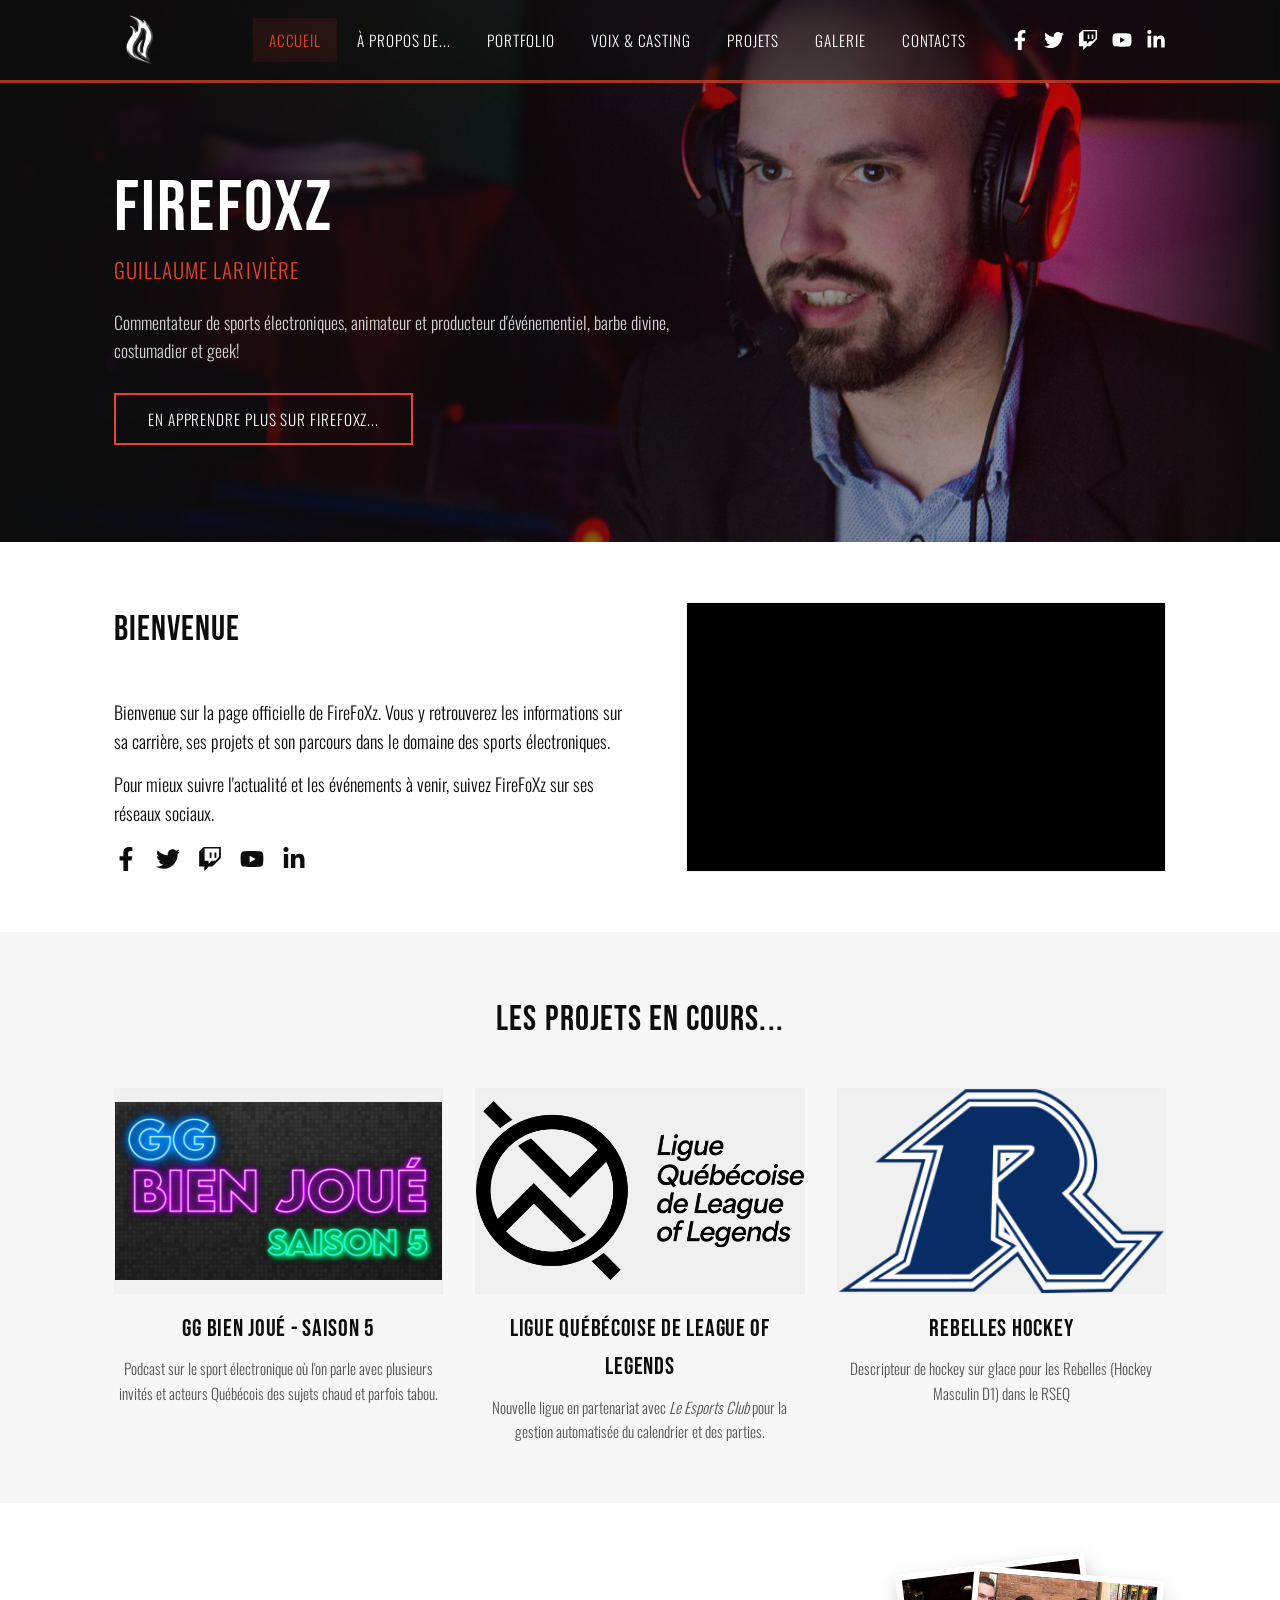
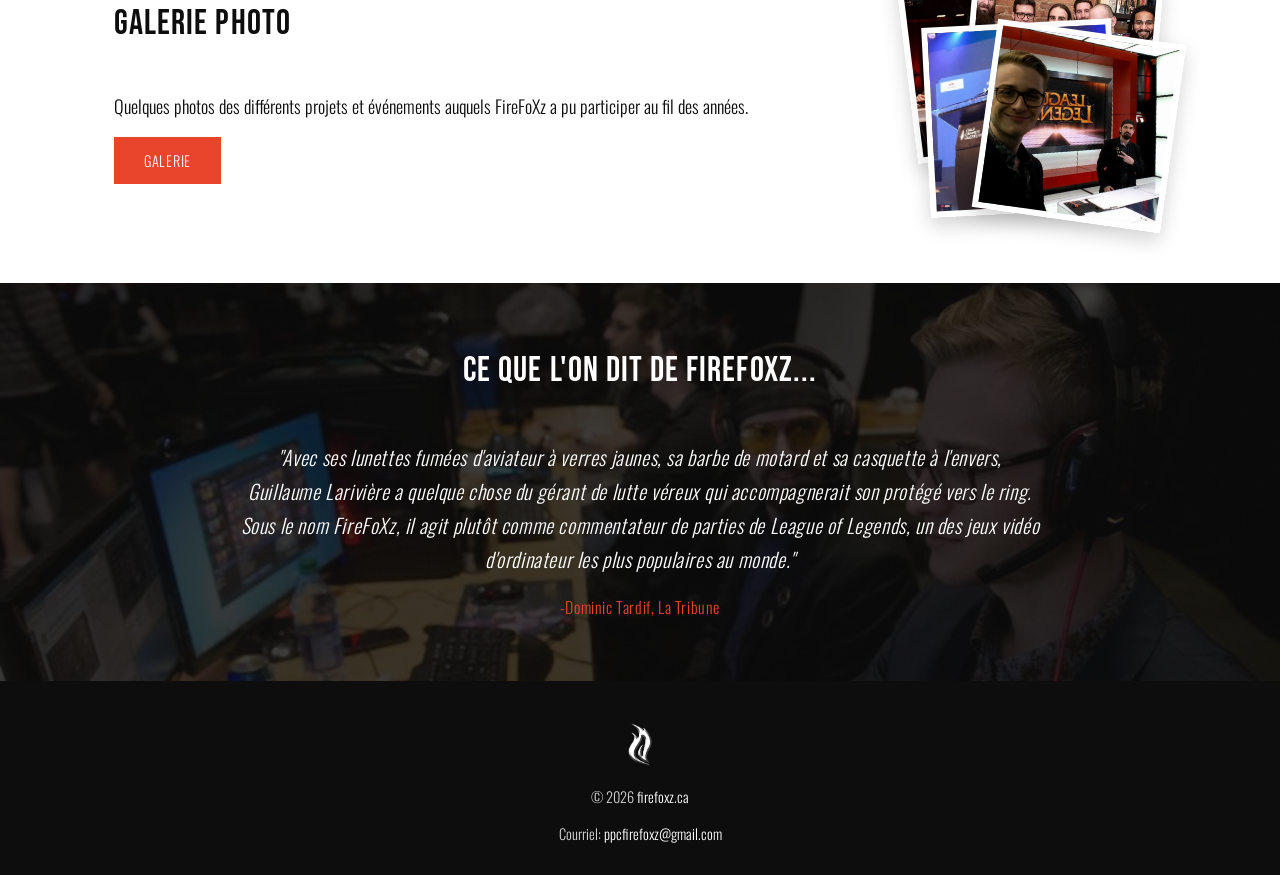
<file: index.html>
<!DOCTYPE html>
<html lang="fr">
<head>
<meta charset="UTF-8">
<meta name="viewport" content="width=device-width, initial-scale=1">
<title>FireFoXz - Accueil</title>
<meta name="description" content="Guillaume «FireFoXz» Larivière — Commentateur de sports électroniques, animateur et producteur d'événementiel.">
<meta property="og:title" content="FireFoXz - Accueil">
<meta property="og:description" content="Guillaume «FireFoXz» Larivière — Commentateur de sports électroniques, animateur et producteur d'événementiel.">
<meta property="og:image" content="https://firefoxz.ca/images/og/accueil.jpg">
<meta property="og:image:width" content="1200">
<meta property="og:image:height" content="630">
<meta property="og:url" content="https://firefoxz.ca/index.html">
<meta property="og:type" content="website">
<meta name="twitter:card" content="summary_large_image">
<meta name="twitter:title" content="FireFoXz - Accueil">
<meta name="twitter:description" content="Guillaume «FireFoXz» Larivière — Commentateur de sports électroniques, animateur et producteur d'événementiel.">
<meta name="twitter:image" content="https://firefoxz.ca/images/og/accueil.jpg">

<link rel="icon" href="images/logo.png">
<link rel="stylesheet" href="css/style.css">
</head>
<body>

<header class="site-header transparent">
  <div class="container">
    <a class="logo" href="index.html"><img src="images/logo.png" alt="FireFoXz"></a>
    <button class="hamburger-btn" id="hamburger-btn" aria-label="Menu" aria-expanded="false">
      <span></span><span></span><span></span>
    </button>
    <div class="header-nav-group" id="header-nav-group">
      <nav class="main-nav">
        <ul>
          <li><a href="index.html" class="active">Accueil</a></li>
          <li><a href="a-propos.html">À propos de...</a></li>
          <li><a href="portfolio.html">Portfolio</a></li>
          <li><a href="descripteur.html">Voix &amp; Casting</a></li>
          <li><a href="projets.html">Projets</a></li>
          <li><a href="galerie.html">Galerie</a></li>
          <li><a href="contact.html">Contacts</a></li>
        </ul>
      </nav>
      <div class="header-social">
        <a href="https://www.facebook.com/FireFoXz" target="_blank" rel="noopener" aria-label="Facebook">
          <svg viewBox="0 0 320 512"><path d="M279.14 288l14.22-92.66h-88.91v-60.13c0-25.35 12.42-50.06 52.24-50.06h40.42V6.26S260.43 0 225.36 0c-73.22 0-121.08 44.38-121.08 124.72v70.62H22.89V288h81.39v224h100.17V288z"/></svg>
        </a>
        <a href="https://twitter.com/firefoxz09" target="_blank" rel="noopener" aria-label="Twitter">
          <svg viewBox="0 0 512 512"><path d="M459.4 151.7c.3 4.5.3 9.1.3 13.6 0 138.7-105.6 298.6-298.6 298.6-59.5 0-114.7-17.2-161.1-47.1 8.4 1 16.6 1.3 25.3 1.3 49.1 0 94.2-16.6 130.3-44.8-46.1-1-84.8-31.2-98.1-72.8 6.5 1 13 1.6 19.8 1.6 9.4 0 18.8-1.3 27.6-3.6-48.1-9.7-84.1-52-84.1-103v-1.3c14 7.8 30.2 12.7 47.4 13.3-28.3-18.8-46.8-51-46.8-87.4 0-19.5 5.2-37.4 14.3-53 51.7 63.7 129.3 105.3 216.4 109.8-1.6-7.8-2.6-15.9-2.6-24 0-57.8 46.8-104.9 104.9-104.9 30.2 0 57.5 12.7 76.7 33.1 23.7-4.5 46.5-13.3 66.6-25.3-7.8 24.4-24.4 44.8-46.1 57.8 21.1-2.3 41.6-8.1 60.4-16.2-14.3 20.8-32.2 39.3-52.6 54.3z"/></svg>
        </a>
        <a href="https://www.twitch.tv/firefoxz" target="_blank" rel="noopener" aria-label="Twitch">
          <svg viewBox="0 0 512 512"><path d="M391.17 233.34H352.1V115.19h39.07m-102.68 118.15h-39.07V115.19h39.07M120.83 0L24.31 96.53v318.95h109.7V512l96.53-96.53h77.22L487.69 233.5V0m-39.07 213.83l-77.22 77.22h-77.22l-67.6 67.6v-67.6h-86v-260h309.85z"/></svg>
        </a>
        <a href="https://www.youtube.com/channel/UCemagqxzx14eBoCXz4G3X2g" target="_blank" rel="noopener" aria-label="YouTube">
          <svg viewBox="0 0 576 512"><path d="M549.7 124.1c-6.3-23.7-24.8-42.3-48.3-48.6C458.8 64 288 64 288 64S117.2 64 74.6 75.5c-23.5 6.3-42 24.9-48.3 48.6-11.4 42.9-11.4 132.3-11.4 132.3s0 89.4 11.4 132.3c6.3 23.7 24.8 41.5 48.3 47.8C117.2 448 288 448 288 448s170.8 0 213.4-11.5c23.5-6.3 42-24.2 48.3-47.8 11.4-42.9 11.4-132.3 11.4-132.3s0-89.4-11.4-132.3zm-317.5 213.5V175.2l142.7 81.2-142.7 81.2z"/></svg>
        </a>
        <a href="https://www.linkedin.com/in/guillaumelariviere/" target="_blank" rel="noopener" aria-label="LinkedIn">
          <svg viewBox="0 0 448 512"><path d="M100.28 448H7.4V148.9h92.88zm-46.44-340a53.72 53.72 0 1 1 53.72-53.71 53.72 53.72 0 0 1-53.72 53.71zM447.9 448h-92.68V302.4c0-34.7-.7-79.3-48.3-79.3-48.3 0-55.7 37.7-55.7 76.7V448h-92.8V148.9h89.1v40.8h1.3c12.4-23.5 42.7-48.3 87.9-48.3 94 0 111.3 61.9 111.3 142.3z"/></svg>
        </a>
      </div>
    </div>
  </div>
</header>

<section class="hero has-bg">
  <div class="hero-bg-wrap">
    <img src="images/hero/accueil.jpg" alt="">
  </div>
  <div class="container">
    <h1 class="hero-cascade delay-1">FIREFOXZ</h1>
    <p class="subtitle hero-cascade delay-2">Guillaume Larivière</p>
    <p class="tagline hero-cascade delay-3">Commentateur de sports électroniques, animateur et producteur d'événementiel, barbe divine, costumadier et geek!</p>
    <a class="cta hero-cascade delay-4" href="a-propos.html">En apprendre plus sur FireFoXz...</a>
  </div>
</section>

<section class="fade-in-section">
  <div class="container">
    <div class="welcome-layout">
      <div class="text">
        <h2>Bienvenue</h2>
        <p>
          Bienvenue sur la page officielle de FireFoXz. Vous y retrouverez les informations sur sa carrière, ses projets et son parcours dans le domaine des sports électroniques.
        </p>
        <p>
          Pour mieux suivre l'actualité et les événements à venir, suivez FireFoXz sur ses réseaux sociaux.
        </p>
        <div class="social-row">
          <a href="https://www.facebook.com/FireFoXz" target="_blank" rel="noopener" aria-label="Facebook">
            <svg viewBox="0 0 320 512"><path d="M279.14 288l14.22-92.66h-88.91v-60.13c0-25.35 12.42-50.06 52.24-50.06h40.42V6.26S260.43 0 225.36 0c-73.22 0-121.08 44.38-121.08 124.72v70.62H22.89V288h81.39v224h100.17V288z"/></svg>
          </a>
          <a href="https://twitter.com/firefoxz09" target="_blank" rel="noopener" aria-label="Twitter">
            <svg viewBox="0 0 512 512"><path d="M459.4 151.7c.3 4.5.3 9.1.3 13.6 0 138.7-105.6 298.6-298.6 298.6-59.5 0-114.7-17.2-161.1-47.1 8.4 1 16.6 1.3 25.3 1.3 49.1 0 94.2-16.6 130.3-44.8-46.1-1-84.8-31.2-98.1-72.8 6.5 1 13 1.6 19.8 1.6 9.4 0 18.8-1.3 27.6-3.6-48.1-9.7-84.1-52-84.1-103v-1.3c14 7.8 30.2 12.7 47.4 13.3-28.3-18.8-46.8-51-46.8-87.4 0-19.5 5.2-37.4 14.3-53 51.7 63.7 129.3 105.3 216.4 109.8-1.6-7.8-2.6-15.9-2.6-24 0-57.8 46.8-104.9 104.9-104.9 30.2 0 57.5 12.7 76.7 33.1 23.7-4.5 46.5-13.3 66.6-25.3-7.8 24.4-24.4 44.8-46.1 57.8 21.1-2.3 41.6-8.1 60.4-16.2-14.3 20.8-32.2 39.3-52.6 54.3z"/></svg>
          </a>
          <a href="https://www.twitch.tv/firefoxz" target="_blank" rel="noopener" aria-label="Twitch">
            <svg viewBox="0 0 512 512"><path d="M391.17 233.34H352.1V115.19h39.07m-102.68 118.15h-39.07V115.19h39.07M120.83 0L24.31 96.53v318.95h109.7V512l96.53-96.53h77.22L487.69 233.5V0m-39.07 213.83l-77.22 77.22h-77.22l-67.6 67.6v-67.6h-86v-260h309.85z"/></svg>
          </a>
          <a href="https://www.youtube.com/channel/UCemagqxzx14eBoCXz4G3X2g" target="_blank" rel="noopener" aria-label="YouTube">
            <svg viewBox="0 0 576 512"><path d="M549.7 124.1c-6.3-23.7-24.8-42.3-48.3-48.6C458.8 64 288 64 288 64S117.2 64 74.6 75.5c-23.5 6.3-42 24.9-48.3 48.6-11.4 42.9-11.4 132.3-11.4 132.3s0 89.4 11.4 132.3c6.3 23.7 24.8 41.5 48.3 47.8C117.2 448 288 448 288 448s170.8 0 213.4-11.5c23.5-6.3 42-24.2 48.3-47.8 11.4-42.9 11.4-132.3 11.4-132.3s0-89.4-11.4-132.3zm-317.5 213.5V175.2l142.7 81.2-142.7 81.2z"/></svg>
          </a>
          <a href="https://www.linkedin.com/in/guillaumelariviere/" target="_blank" rel="noopener" aria-label="LinkedIn">
            <svg viewBox="0 0 448 512"><path d="M100.28 448H7.4V148.9h92.88zm-46.44-340a53.72 53.72 0 1 1 53.72-53.71 53.72 53.72 0 0 1-53.72 53.71zM447.9 448h-92.68V302.4c0-34.7-.7-79.3-48.3-79.3-48.3 0-55.7 37.7-55.7 76.7V448h-92.8V148.9h89.1v40.8h1.3c12.4-23.5 42.7-48.3 87.9-48.3 94 0 111.3 61.9 111.3 142.3z"/></svg>
          </a>
        </div>
      </div>
      <div class="twitch-embed-wrap">
        <iframe
          src="https://player.twitch.tv/?channel=firefoxz&parent=firefoxz09.github.io&parent=firefoxz.ca&parent=www.firefoxz.ca&parent=localhost&autoplay=false"
          allowfullscreen
          scrolling="no"
          frameborder="0"
          allow="autoplay; fullscreen"
          title="Twitch FireFoXz">
        </iframe>
      </div>
    </div>
  </div>
</section>

<section class="alt fade-in-section">
  <div class="container">
    <h2>Les projets en cours...</h2>
    <div class="projects-grid">
      <div class="project-card">
        <a href="https://www.youtube.com/playlist?list=PLL48PFRmUl8uu4d4aZHwHzM6-1YhRLQGx" target="_blank" rel="noopener">
          <img src="images/ggbj-s5.png" alt="GG Bien joué Saison 5">
        </a>
        <h3>GG Bien joué - Saison 5</h3>
        <p>Podcast sur le sport électronique où l'on parle avec plusieurs invités et acteurs Québécois des sujets chaud et parfois tabou.</p>
      </div>
      <div class="project-card">
        <a href="https://esclub.gg/" target="_blank" rel="noopener">
          <img src="images/esclub-logo.png" alt="Ligue Québécoise de League of Legends">
        </a>
        <h3>Ligue québécoise de league of legends</h3>
        <p>Nouvelle ligue en partenariat avec <em>Le Esports Club</em> pour la gestion automatisée du calendrier et des parties.</p>
      </div>
      <div class="project-card">
        <a href="https://www.youtube.com/@rebellesducegepdesorel-tra3618/streams" target="_blank" rel="noopener">
          <img src="images/rebelles-thumb.png" alt="Rebelles Hockey">
        </a>
        <h3>Rebelles Hockey</h3>
        <p>Descripteur de hockey sur glace pour les Rebelles (Hockey Masculin D1) dans le RSEQ</p>
      </div>
    </div>
  </div>
</section>

<section class="fade-in-section">
  <div class="container">
    <div class="gallery-preview">
      <div class="text">
        <h2>Galerie photo</h2>
        <p>Quelques photos des différents projets et événements auquels FireFoXz a pu participer au fil des années.</p>
        <a class="btn" href="galerie.html">Galerie</a>
      </div>
      <div class="photo-stack">
        <img src="gallery/photo-05.jpg" alt="Finales du Lan ETS">
        <img src="gallery/photo-12.jpg" alt="Lancement de Jeux.ca">
        <img src="gallery/photo-22.jpg" alt="Gala Esports Québec">
        <img src="gallery/photo-30.jpg" alt="Casters au Dreamhack">
      </div>
    </div>
  </div>
</section>

<section class="dark fade-in-section" style="background-image:url('images/hero/accueil-quote.jpg');background-size:cover;background-position:center top 25%;position:relative;">
  <div style="position:absolute;inset:0;background:rgba(13,13,13,0.8);"></div>
  <div class="container" style="position:relative;z-index:1;">
    <div class="quote-block">
      <h2>Ce que l'on dit de FireFoXz...</h2>
      <h4>
        "Avec ses lunettes fumées d'aviateur à verres jaunes, sa barbe de motard et sa casquette à l'envers, Guillaume Larivière a quelque chose du gérant de lutte véreux qui accompagnerait son protégé vers le ring. Sous le nom FireFoXz, il agit plutôt comme commentateur de parties de League of Legends, un des jeux vidéo d'ordinateur les plus populaires au monde."
        <span class="source">-Dominic Tardif, La Tribune</span>
      </h4>
    </div>
  </div>
</section>

<footer class="site-footer">
  <div class="container">
    <a class="logo" href="index.html"><img src="images/logo.png" alt="FireFoXz"></a>
    <p>© 2026 <a href="index.html">firefoxz.ca</a></p>
    <p style="margin-top:14px;">Courriel: <a href="mailto:ppcfirefoxz@gmail.com">ppcfirefoxz@gmail.com</a></p>
  </div>
</footer>

<script src="js/animations.js"></script>
</body>
</html>
</file>
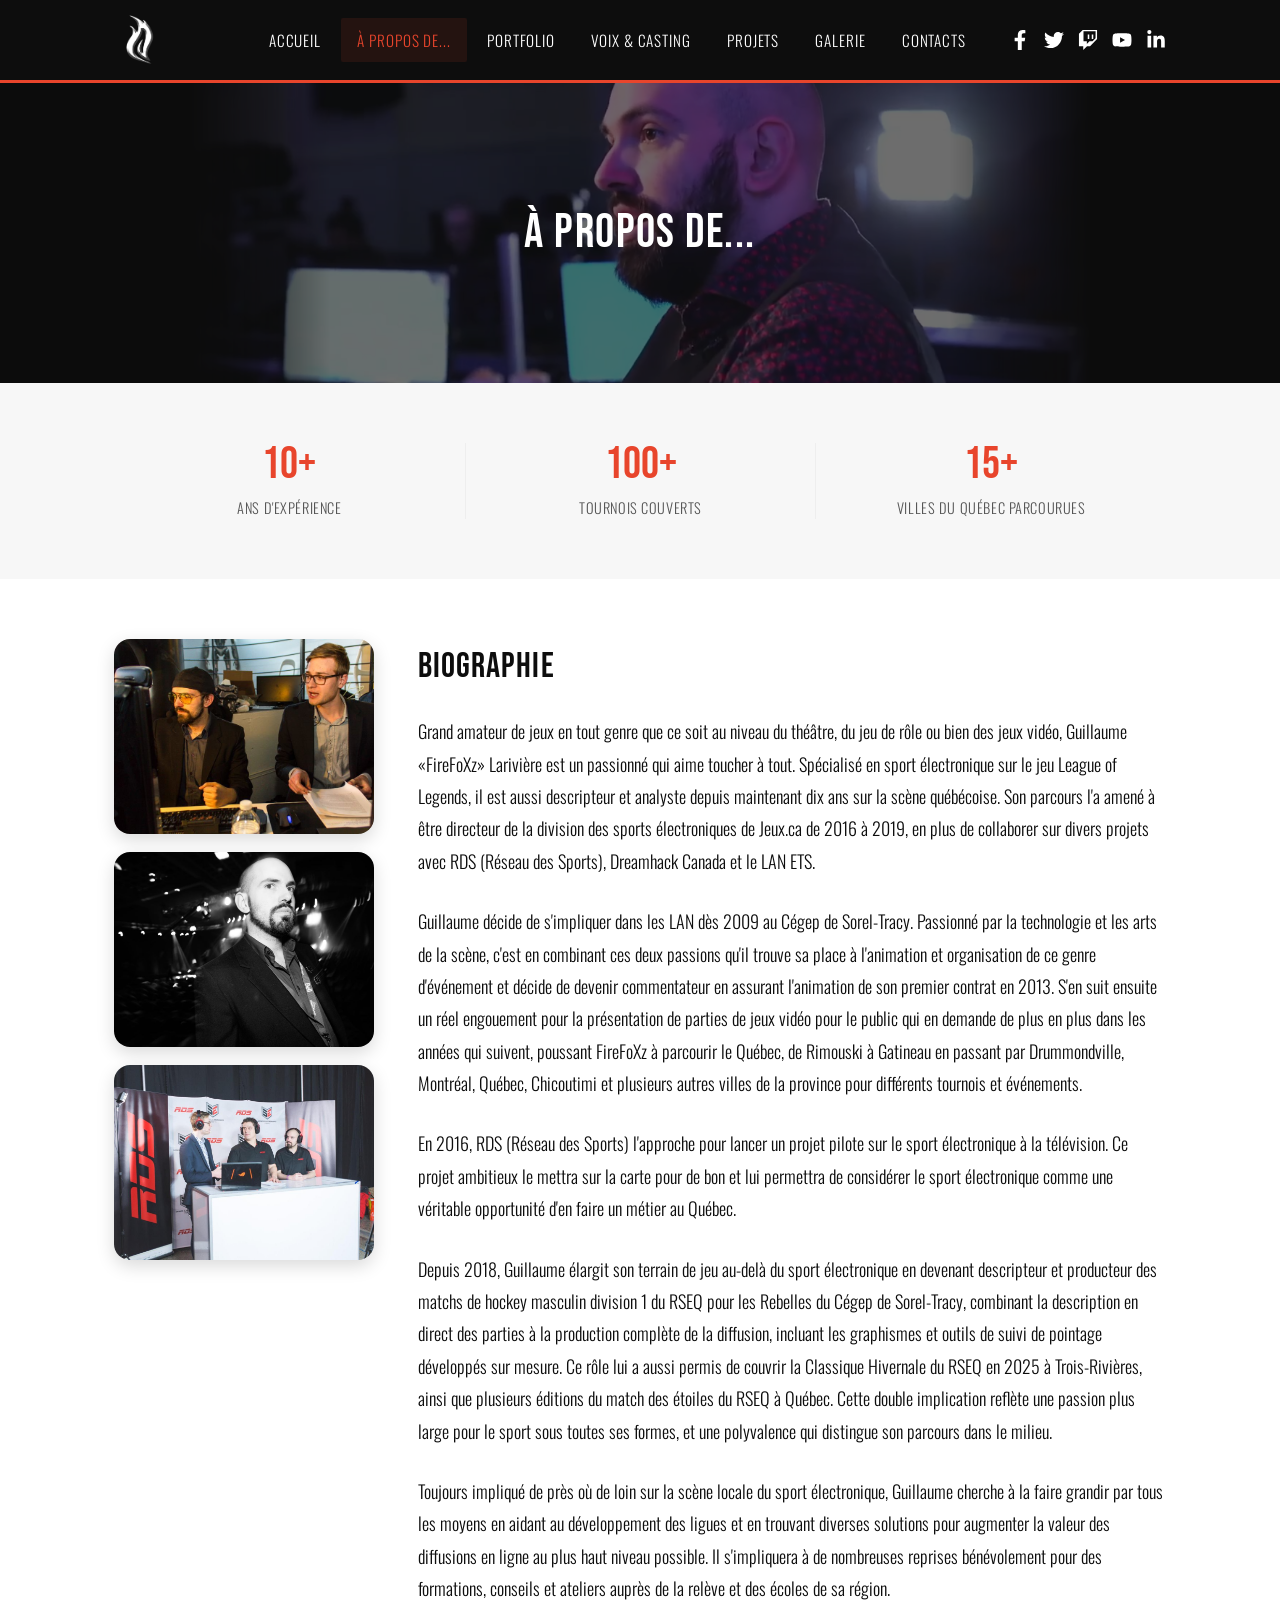
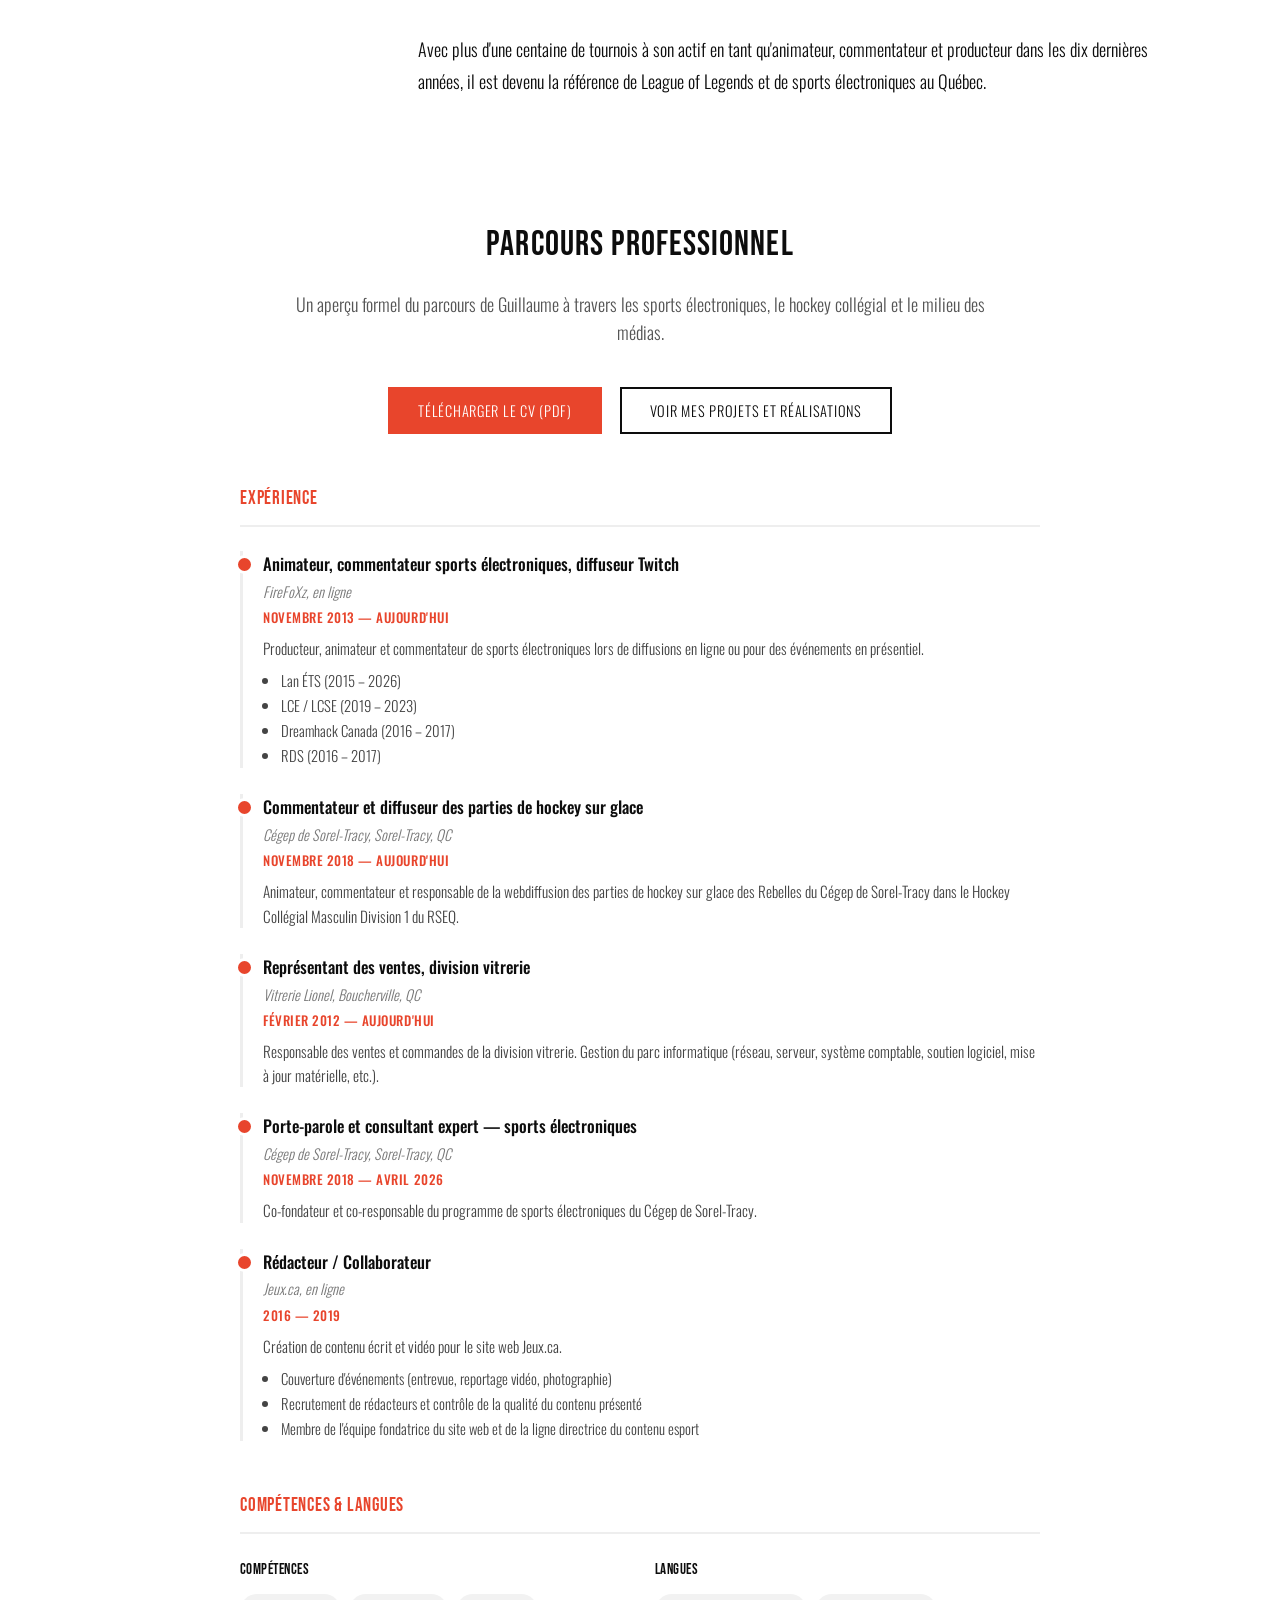
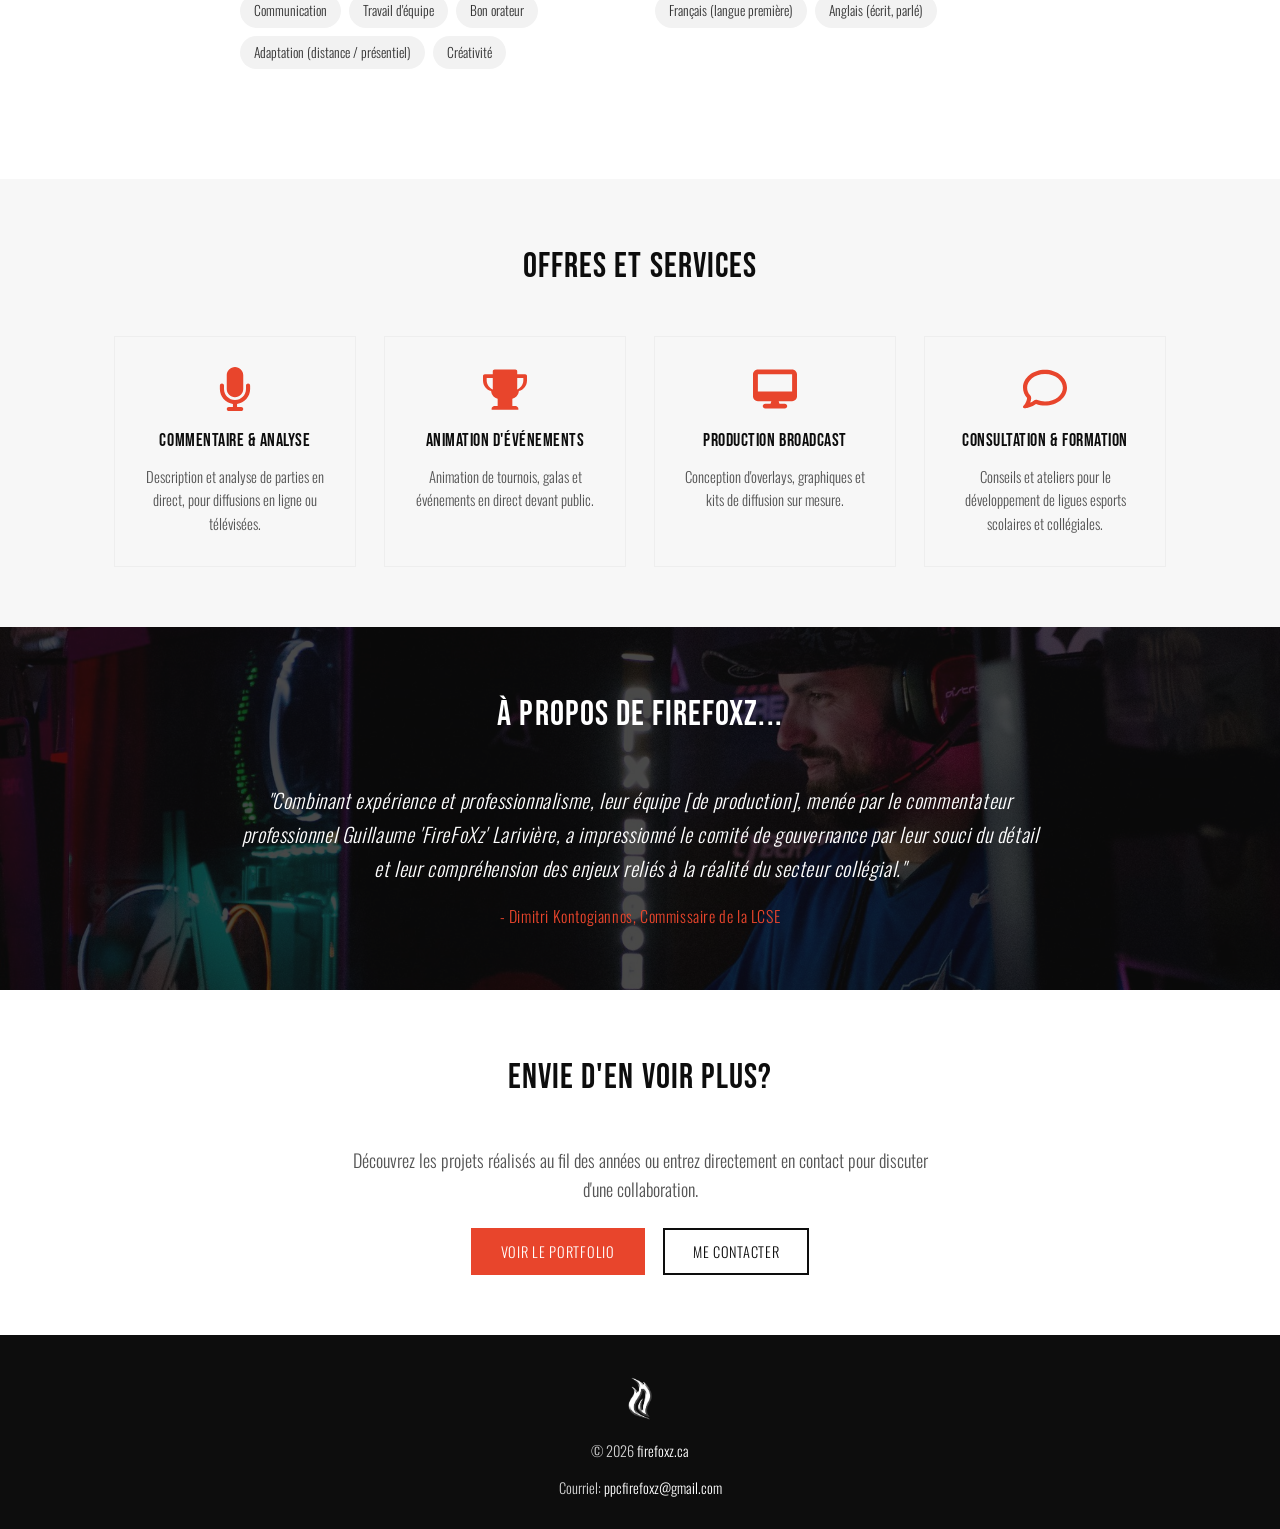
<file: a-propos.html>
<!DOCTYPE html>
<html lang="fr">
<head>
<meta charset="UTF-8">
<meta name="viewport" content="width=device-width, initial-scale=1">
<title>FireFoXz - À propos de FireFoXz</title>
<meta name="description" content="Biographie de Guillaume «FireFoXz» Larivière, commentateur et producteur de sports électroniques.">
<meta property="og:title" content="FireFoXz - À propos de FireFoXz">
<meta property="og:description" content="Biographie de Guillaume «FireFoXz» Larivière, commentateur et producteur de sports électroniques.">
<meta property="og:image" content="https://firefoxz.ca/images/og/a-propos.jpg">
<meta property="og:image:width" content="1200">
<meta property="og:image:height" content="630">
<meta property="og:url" content="https://firefoxz.ca/a-propos.html">
<meta property="og:type" content="website">
<meta name="twitter:card" content="summary_large_image">
<meta name="twitter:title" content="FireFoXz - À propos de FireFoXz">
<meta name="twitter:description" content="Biographie de Guillaume «FireFoXz» Larivière, commentateur et producteur de sports électroniques.">
<meta name="twitter:image" content="https://firefoxz.ca/images/og/a-propos.jpg">

<link rel="icon" href="images/logo.png">
<link rel="stylesheet" href="css/style.css">
</head>
<body>

<header class="site-header">
  <div class="container">
    <a class="logo" href="index.html"><img src="images/logo.png" alt="FireFoXz"></a>
    <button class="hamburger-btn" id="hamburger-btn" aria-label="Menu" aria-expanded="false">
      <span></span><span></span><span></span>
    </button>
    <div class="header-nav-group" id="header-nav-group">
      <nav class="main-nav">
        <ul>
          <li><a href="index.html">Accueil</a></li>
          <li><a href="a-propos.html" class="active">À propos de...</a></li>
          <li><a href="portfolio.html">Portfolio</a></li>
          <li><a href="descripteur.html">Voix &amp; Casting</a></li>
          <li><a href="projets.html">Projets</a></li>
          <li><a href="galerie.html">Galerie</a></li>
          <li><a href="contact.html">Contacts</a></li>
        </ul>
      </nav>
      <div class="header-social">
        <a href="https://www.facebook.com/FireFoXz" target="_blank" rel="noopener" aria-label="Facebook">
          <svg viewBox="0 0 320 512"><path d="M279.14 288l14.22-92.66h-88.91v-60.13c0-25.35 12.42-50.06 52.24-50.06h40.42V6.26S260.43 0 225.36 0c-73.22 0-121.08 44.38-121.08 124.72v70.62H22.89V288h81.39v224h100.17V288z"/></svg>
        </a>
        <a href="https://twitter.com/firefoxz09" target="_blank" rel="noopener" aria-label="Twitter">
          <svg viewBox="0 0 512 512"><path d="M459.4 151.7c.3 4.5.3 9.1.3 13.6 0 138.7-105.6 298.6-298.6 298.6-59.5 0-114.7-17.2-161.1-47.1 8.4 1 16.6 1.3 25.3 1.3 49.1 0 94.2-16.6 130.3-44.8-46.1-1-84.8-31.2-98.1-72.8 6.5 1 13 1.6 19.8 1.6 9.4 0 18.8-1.3 27.6-3.6-48.1-9.7-84.1-52-84.1-103v-1.3c14 7.8 30.2 12.7 47.4 13.3-28.3-18.8-46.8-51-46.8-87.4 0-19.5 5.2-37.4 14.3-53 51.7 63.7 129.3 105.3 216.4 109.8-1.6-7.8-2.6-15.9-2.6-24 0-57.8 46.8-104.9 104.9-104.9 30.2 0 57.5 12.7 76.7 33.1 23.7-4.5 46.5-13.3 66.6-25.3-7.8 24.4-24.4 44.8-46.1 57.8 21.1-2.3 41.6-8.1 60.4-16.2-14.3 20.8-32.2 39.3-52.6 54.3z"/></svg>
        </a>
        <a href="https://www.twitch.tv/firefoxz" target="_blank" rel="noopener" aria-label="Twitch">
          <svg viewBox="0 0 512 512"><path d="M391.17 233.34H352.1V115.19h39.07m-102.68 118.15h-39.07V115.19h39.07M120.83 0L24.31 96.53v318.95h109.7V512l96.53-96.53h77.22L487.69 233.5V0m-39.07 213.83l-77.22 77.22h-77.22l-67.6 67.6v-67.6h-86v-260h309.85z"/></svg>
        </a>
        <a href="https://www.youtube.com/channel/UCemagqxzx14eBoCXz4G3X2g" target="_blank" rel="noopener" aria-label="YouTube">
          <svg viewBox="0 0 576 512"><path d="M549.7 124.1c-6.3-23.7-24.8-42.3-48.3-48.6C458.8 64 288 64 288 64S117.2 64 74.6 75.5c-23.5 6.3-42 24.9-48.3 48.6-11.4 42.9-11.4 132.3-11.4 132.3s0 89.4 11.4 132.3c6.3 23.7 24.8 41.5 48.3 47.8C117.2 448 288 448 288 448s170.8 0 213.4-11.5c23.5-6.3 42-24.2 48.3-47.8 11.4-42.9 11.4-132.3 11.4-132.3s0-89.4-11.4-132.3zm-317.5 213.5V175.2l142.7 81.2-142.7 81.2z"/></svg>
        </a>
        <a href="https://www.linkedin.com/in/guillaumelariviere/" target="_blank" rel="noopener" aria-label="LinkedIn">
          <svg viewBox="0 0 448 512"><path d="M100.28 448H7.4V148.9h92.88zm-46.44-340a53.72 53.72 0 1 1 53.72-53.71 53.72 53.72 0 0 1-53.72 53.71zM447.9 448h-92.68V302.4c0-34.7-.7-79.3-48.3-79.3-48.3 0-55.7 37.7-55.7 76.7V448h-92.8V148.9h89.1v40.8h1.3c12.4-23.5 42.7-48.3 87.9-48.3 94 0 111.3 61.9 111.3 142.3z"/></svg>
        </a>
      </div>
    </div>
  </div>
</header>

<div class="page-header has-bg">
  <div class="page-header-bg-wrap">
    <img src="images/hero/a-propos.png" alt="">
  </div>
  <div class="container">
    <h1>À propos de...</h1>
  </div>
</div>

<section class="fade-in-section alt">
  <div class="container">
    <div class="stats-strip">
      <div class="stat">
        <div class="stat-number">10+</div>
        <div class="stat-label">Ans d'expérience</div>
      </div>
      <div class="stat">
        <div class="stat-number">100+</div>
        <div class="stat-label">Tournois couverts</div>
      </div>
      <div class="stat">
        <div class="stat-number">15+</div>
        <div class="stat-label">Villes du Québec parcourues</div>
      </div>
    </div>
  </div>
</section>

<section class="fade-in-section">
  <div class="container">
    <div class="bio-layout">
      <div class="bio-photos">
        <img src="images/apropos/photo-a.jpg" alt="Guillaume FireFoXz Larivière">
        <img src="images/apropos/photo-b.jpg" alt="Guillaume FireFoXz Larivière">
        <img src="images/apropos/photo-c.jpg" alt="Guillaume FireFoXz Larivière">
      </div>
      <div class="bio-text">
        <h2>Biographie</h2>
        <p>Grand amateur de jeux en tout genre que ce soit au niveau du théâtre, du jeu de rôle ou bien des jeux vidéo, Guillaume «FireFoXz» Larivière est un passionné qui aime toucher à tout. Spécialisé en sport électronique sur le jeu League of Legends, il est aussi descripteur et analyste depuis maintenant dix ans sur la scène québécoise. Son parcours l'a amené à être directeur de la division des sports électroniques de Jeux.ca de 2016 à 2019, en plus de collaborer sur divers projets avec RDS (Réseau des Sports), Dreamhack Canada et le LAN ETS.</p>

        <p>Guillaume décide de s'impliquer dans les LAN dès 2009 au Cégep de Sorel-Tracy. Passionné par la technologie et les arts de la scène, c'est en combinant ces deux passions qu'il trouve sa place à l'animation et organisation de ce genre d'événement et décide de devenir commentateur en assurant l'animation de son premier contrat en 2013. S'en suit ensuite un réel engouement pour la présentation de parties de jeux vidéo pour le public qui en demande de plus en plus dans les années qui suivent, poussant FireFoXz à parcourir le Québec, de Rimouski à Gatineau en passant par Drummondville, Montréal, Québec, Chicoutimi et plusieurs autres villes de la province pour différents tournois et événements.</p>

        <p>En 2016, RDS (Réseau des Sports) l'approche pour lancer un projet pilote sur le sport électronique à la télévision. Ce projet ambitieux le mettra sur la carte pour de bon et lui permettra de considérer le sport électronique comme une véritable opportunité d'en faire un métier au Québec.</p>

        <p>Depuis 2018, Guillaume élargit son terrain de jeu au-delà du sport électronique en devenant descripteur et producteur des matchs de hockey masculin division 1 du RSEQ pour les Rebelles du Cégep de Sorel-Tracy, combinant la description en direct des parties à la production complète de la diffusion, incluant les graphismes et outils de suivi de pointage développés sur mesure. Ce rôle lui a aussi permis de couvrir la Classique Hivernale du RSEQ en 2025 à Trois-Rivières, ainsi que plusieurs éditions du match des étoiles du RSEQ à Québec. Cette double implication reflète une passion plus large pour le sport sous toutes ses formes, et une polyvalence qui distingue son parcours dans le milieu.</p>

        <p>Toujours impliqué de près où de loin sur la scène locale du sport électronique, Guillaume cherche à la faire grandir par tous les moyens en aidant au développement des ligues et en trouvant diverses solutions pour augmenter la valeur des diffusions en ligne au plus haut niveau possible. Il s'impliquera à de nombreuses reprises bénévolement pour des formations, conseils et ateliers auprès de la relève et des écoles de sa région.</p>

        <p>Avec plus d'une centaine de tournois à son actif en tant qu'animateur, commentateur et producteur dans les dix dernières années, il est devenu la référence de League of Legends et de sports électroniques au Québec.</p>
      </div>
    </div>
  </div>
</section>

<section class="fade-in-section">
  <div class="container">
    <h2 style="text-align:center;margin-bottom:16px;">Parcours professionnel</h2>
    <p class="cv-intro">Un aperçu formel du parcours de Guillaume à travers les sports électroniques, le hockey collégial et le milieu des médias.</p>

    <div class="cv-download-row">
      <a class="btn" href="cv-guillaume-lariviere.pdf" target="_blank" rel="noopener" download>Télécharger le CV (PDF)</a>
      <a class="btn-outline" href="projets.html">Voir mes projets et réalisations</a>
    </div>

    <div class="cv-block">
      <h3>Expérience</h3>

      <div class="cv-entry">
        <div class="cv-entry-title">Animateur, commentateur sports électroniques, diffuseur Twitch</div>
        <div class="cv-entry-org">FireFoXz, en ligne</div>
        <div class="cv-entry-dates">Novembre 2013 — Aujourd'hui</div>
        <div class="cv-entry-desc">Producteur, animateur et commentateur de sports électroniques lors de diffusions en ligne ou pour des événements en présentiel.</div>
        <ul class="cv-entry-bullets">
          <li>Lan ÉTS (2015 – 2026)</li>
		  <li>LCE / LCSE (2019 – 2023)</li>
          <li>Dreamhack Canada (2016 – 2017)</li>
          <li>RDS (2016 – 2017)</li>
        </ul>
      </div>

      <div class="cv-entry">
        <div class="cv-entry-title">Commentateur et diffuseur des parties de hockey sur glace</div>
        <div class="cv-entry-org">Cégep de Sorel-Tracy, Sorel-Tracy, QC</div>
        <div class="cv-entry-dates">Novembre 2018 — Aujourd'hui</div>
        <div class="cv-entry-desc">Animateur, commentateur et responsable de la webdiffusion des parties de hockey sur glace des Rebelles du Cégep de Sorel-Tracy dans le Hockey Collégial Masculin Division 1 du RSEQ.</div>
      </div>

      <div class="cv-entry">
        <div class="cv-entry-title">Représentant des ventes, division vitrerie</div>
        <div class="cv-entry-org">Vitrerie Lionel, Boucherville, QC</div>
        <div class="cv-entry-dates">Février 2012 — Aujourd'hui</div>
        <div class="cv-entry-desc">Responsable des ventes et commandes de la division vitrerie. Gestion du parc informatique (réseau, serveur, système comptable, soutien logiciel, mise à jour matérielle, etc.).</div>
      </div>

      <div class="cv-entry">
        <div class="cv-entry-title">Porte-parole et consultant expert — sports électroniques</div>
        <div class="cv-entry-org">Cégep de Sorel-Tracy, Sorel-Tracy, QC</div>
        <div class="cv-entry-dates">Novembre 2018 — Avril 2026</div>
        <div class="cv-entry-desc">Co-fondateur et co-responsable du programme de sports électroniques du Cégep de Sorel-Tracy.</div>
      </div>

      <div class="cv-entry">
        <div class="cv-entry-title">Rédacteur / Collaborateur</div>
        <div class="cv-entry-org">Jeux.ca, en ligne</div>
        <div class="cv-entry-dates">2016 — 2019</div>
        <div class="cv-entry-desc">Création de contenu écrit et vidéo pour le site web Jeux.ca.</div>
        <ul class="cv-entry-bullets">
          <li>Couverture d'événements (entrevue, reportage vidéo, photographie)</li>
          <li>Recrutement de rédacteurs et contrôle de la qualité du contenu présenté</li>
          <li>Membre de l'équipe fondatrice du site web et de la ligne directrice du contenu esport</li>
        </ul>
      </div>
    </div>

    <div class="cv-block">
      <h3>Compétences &amp; langues</h3>
      <div class="cv-skills-langs">
        <div class="cv-tag-group">
          <h4>Compétences</h4>
          <div class="cv-tags">
            <span class="cv-tag">Communication</span>
            <span class="cv-tag">Travail d'équipe</span>
            <span class="cv-tag">Bon orateur</span>
            <span class="cv-tag">Adaptation (distance / présentiel)</span>
            <span class="cv-tag">Créativité</span>
          </div>
        </div>
        <div class="cv-tag-group">
          <h4>Langues</h4>
          <div class="cv-tags">
            <span class="cv-tag">Français (langue première)</span>
            <span class="cv-tag">Anglais (écrit, parlé)</span>
          </div>
        </div>
      </div>
    </div>
  </div>
</section>

<section class="fade-in-section alt">
  <div class="container">
    <h2 style="text-align:center;margin-bottom:40px;">Offres et services</h2>
    <div class="services-grid">
      <div class="service-card">
        <div class="service-icon">
          <svg viewBox="0 0 384 512"><path d="M192 0C139 0 96 43 96 96V256c0 53 43 96 96 96s96-43 96-96V96c0-53-43-96-96-96zM64 216c0-13.3-10.7-24-24-24s-24 10.7-24 24v40c0 89.1 66.2 162.7 152 174.4V464H120c-13.3 0-24 10.7-24 24s10.7 24 24 24h72 72c13.3 0 24-10.7 24-24s-10.7-24-24-24H216V430.4c85.8-11.7 152-85.3 152-174.4V216c0-13.3-10.7-24-24-24s-24 10.7-24 24v40c0 70.7-57.3 128-128 128s-128-57.3-128-128V216z"/></svg>
        </div>
        <h3>Commentaire &amp; analyse</h3>
        <p>Description et analyse de parties en direct, pour diffusions en ligne ou télévisées.</p>
      </div>
      <div class="service-card">
        <div class="service-icon">
          <svg viewBox="0 0 576 512"><path d="M552 64H448V24c0-13.3-10.7-24-24-24H152c-13.3 0-24 10.7-24 24v40H24C10.7 64 0 74.7 0 88v56c0 66.6 44.9 122.7 106 139.8C112.9 340.7 148.1 372.9 192 384v96h-40c-22.1 0-40 17.9-40 40 0 4.4 3.6 8 8 8h336c4.4 0 8-3.6 8-8 0-22.1-17.9-40-40-40h-40v-96c43.9-11.1 79.1-43.3 86-100.2 61.1-17.1 106-73.2 106-139.8V88c0-13.3-10.7-24-24-24zM48 144V112h80v128c0 7.6.5 15 1.4 22.3C90.7 246.5 48 200.5 48 144zm480 0c0 56.5-42.7 102.5-81.4 118.3.9-7.3 1.4-14.7 1.4-22.3V112h80v32z"/></svg>
        </div>
        <h3>Animation d'événements</h3>
        <p>Animation de tournois, galas et événements en direct devant public.</p>
      </div>
      <div class="service-card">
        <div class="service-icon">
          <svg viewBox="0 0 576 512"><path d="M64 0C28.7 0 0 28.7 0 64V352c0 35.3 28.7 64 64 64H240l-10.7 32H160c-17.7 0-32 14.3-32 32s14.3 32 32 32H416c17.7 0 32-14.3 32-32s-14.3-32-32-32H346.7L336 416H512c35.3 0 64-28.7 64-64V64c0-35.3-28.7-64-64-64H64zM512 64V288H64V64H512z"/></svg>
        </div>
        <h3>Production broadcast</h3>
        <p>Conception d'overlays, graphiques et kits de diffusion sur mesure.</p>
      </div>
      <div class="service-card">
        <div class="service-icon">
          <svg viewBox="0 0 512 512"><path d="M123.6 391.3c12.9-9.4 29.6-11.8 44.6-6.4c26.5 9.6 56.2 15.1 87.8 15.1c124.7 0 208-80.5 208-160s-83.3-160-208-160S48 160.5 48 240c0 32 12.4 62.8 35.7 89.2c8.6 9.7 12.8 22.5 11.8 35.5c-1.4 18.1-5.7 34.7-11.3 49.4c17-7.9 31.1-16.7 39.4-22.7zM21.2 431.9c1.8-2.7 3.5-5.4 5.1-8.1c10-16.6 19.5-38.4 21.4-62.9C17.7 326.8 0 285.1 0 240C0 125.1 114.6 32 256 32s256 93.1 256 208s-114.6 208-256 208c-37.1 0-72.3-6.4-104.1-17.9c-11.9 8.7-31.3 20.6-54.3 30.6c-15.1 6.5-32.3 12.3-50.1 15.9c-.8 .2-1.6 .3-2.4 .5c-4.4 .8-8.7 1.5-13.2 1.9c-.2 0-.5 .1-.7 .1c-5.1 .5-10.2 .8-15.3 .8c-6.5 0-12.3-3.9-14.8-9.9c-2.5-6-1.1-12.8 3.4-17.4c4.1-4.2 7.8-8.7 11.3-13.5c1.7-2.3 3.3-4.6 4.8-6.9c.1-.2 .2-.3 .3-.5z"/></svg>
        </div>
        <h3>Consultation &amp; formation</h3>
        <p>Conseils et ateliers pour le développement de ligues esports scolaires et collégiales.</p>
      </div>
    </div>
  </div>
</section>

<section class="fade-in-section dark" style="background-image:url('images/hero/apropos-quote.jpg');background-size:cover;background-position:50% 25%;position:relative;">
  <div style="position:absolute;inset:0;background:rgba(13,13,13,0.75);"></div>
  <div class="container" style="position:relative;z-index:1;">
    <div class="quote-block">
      <h2>À propos de FireFoXz...</h2>
      <h4>
        "Combinant expérience et professionnalisme, leur équipe [de production], menée par le commentateur professionnel Guillaume 'FireFoXz' Larivière, a impressionné le comité de gouvernance par leur souci du détail et leur compréhension des enjeux reliés à la réalité du secteur collégial."
        <span class="source">- Dimitri Kontogiannos, Commissaire de la LCSE</span>
      </h4>
    </div>
  </div>
</section>

<section class="fade-in-section bio-cta">
  <div class="container">
    <h2>Envie d'en voir plus?</h2>
    <p style="max-width:600px;margin:0 auto;color:#555;">Découvrez les projets réalisés au fil des années ou entrez directement en contact pour discuter d'une collaboration.</p>
    <div class="btn-row">
      <a class="btn" href="portfolio.html">Voir le portfolio</a>
      <a class="btn-outline" href="contact.html">Me contacter</a>
    </div>
  </div>
</section>

<footer class="site-footer">
  <div class="container">
    <a class="logo" href="index.html"><img src="images/logo.png" alt="FireFoXz"></a>
    <p>© 2026 <a href="index.html">firefoxz.ca</a></p>
    <p style="margin-top:14px;">Courriel: <a href="mailto:ppcfirefoxz@gmail.com">ppcfirefoxz@gmail.com</a></p>
  </div>
</footer>

<script src="js/animations.js"></script>
</body>
</html>
</file>
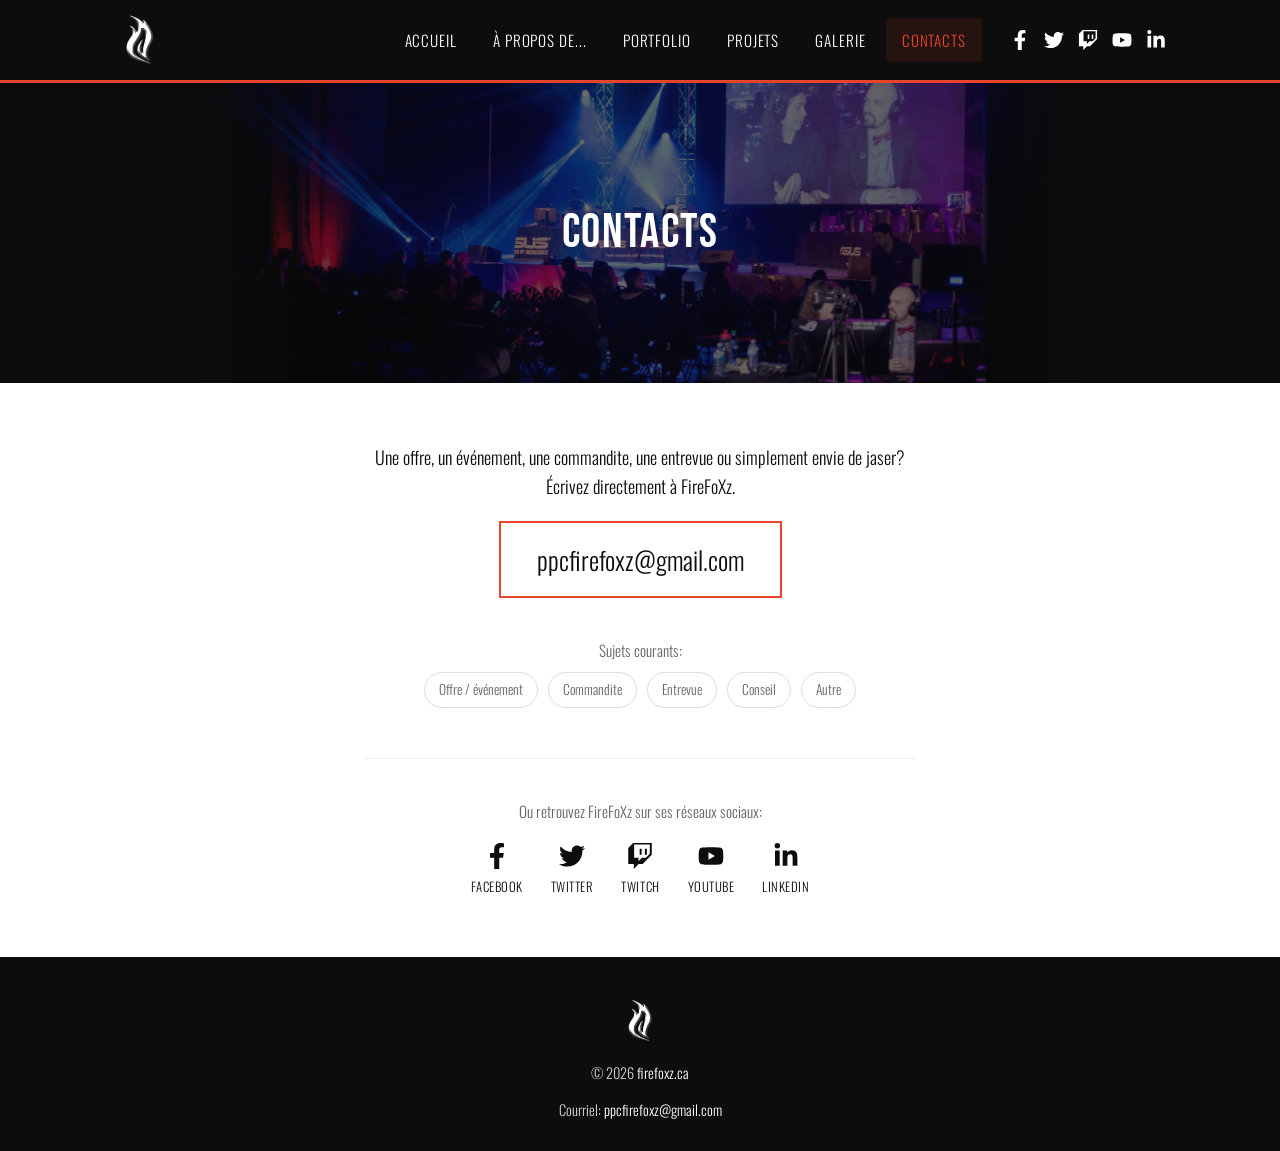
<file: contact.html>
<!DOCTYPE html>
<html lang="fr">
<head>
<meta charset="UTF-8">
<meta name="viewport" content="width=device-width, initial-scale=1">
<title>FireFoXz - Contact</title>
<meta name="description" content="Contactez FireFoXz pour vos offres, événements, commandites ou entrevues.">
<meta property="og:title" content="FireFoXz - Contact">
<meta property="og:description" content="Contactez FireFoXz pour vos offres, événements, commandites ou entrevues.">
<meta property="og:image" content="https://firefoxz.ca/images/og/contact.jpg">
<meta property="og:image:width" content="1200">
<meta property="og:image:height" content="630">
<meta property="og:url" content="https://firefoxz.ca/contact.html">
<meta property="og:type" content="website">
<meta name="twitter:card" content="summary_large_image">
<meta name="twitter:title" content="FireFoXz - Contact">
<meta name="twitter:description" content="Contactez FireFoXz pour vos offres, événements, commandites ou entrevues.">
<meta name="twitter:image" content="https://firefoxz.ca/images/og/contact.jpg">

<link rel="icon" href="images/logo.png">
<link rel="stylesheet" href="css/style.css">
</head>
<body>

<header class="site-header">
  <div class="container">
    <a class="logo" href="index.html"><img src="images/logo.png" alt="FireFoXz"></a>
    <button class="hamburger-btn" id="hamburger-btn" aria-label="Menu" aria-expanded="false">
      <span></span><span></span><span></span>
    </button>
    <div class="header-nav-group" id="header-nav-group">
      <nav class="main-nav">
        <ul>
          <li><a href="index.html">Accueil</a></li>
          <li><a href="a-propos.html">À propos de...</a></li>
          <li><a href="portfolio.html">Portfolio</a></li>
          <li><a href="projets.html">Projets</a></li>
          <li><a href="galerie.html">Galerie</a></li>
          <li><a href="contact.html" class="active">Contacts</a></li>
        </ul>
      </nav>
      <div class="header-social">
        <a href="https://www.facebook.com/FireFoXz" target="_blank" rel="noopener" aria-label="Facebook">
          <svg viewBox="0 0 320 512"><path d="M279.14 288l14.22-92.66h-88.91v-60.13c0-25.35 12.42-50.06 52.24-50.06h40.42V6.26S260.43 0 225.36 0c-73.22 0-121.08 44.38-121.08 124.72v70.62H22.89V288h81.39v224h100.17V288z"/></svg>
        </a>
        <a href="https://twitter.com/firefoxz09" target="_blank" rel="noopener" aria-label="Twitter">
          <svg viewBox="0 0 512 512"><path d="M459.4 151.7c.3 4.5.3 9.1.3 13.6 0 138.7-105.6 298.6-298.6 298.6-59.5 0-114.7-17.2-161.1-47.1 8.4 1 16.6 1.3 25.3 1.3 49.1 0 94.2-16.6 130.3-44.8-46.1-1-84.8-31.2-98.1-72.8 6.5 1 13 1.6 19.8 1.6 9.4 0 18.8-1.3 27.6-3.6-48.1-9.7-84.1-52-84.1-103v-1.3c14 7.8 30.2 12.7 47.4 13.3-28.3-18.8-46.8-51-46.8-87.4 0-19.5 5.2-37.4 14.3-53 51.7 63.7 129.3 105.3 216.4 109.8-1.6-7.8-2.6-15.9-2.6-24 0-57.8 46.8-104.9 104.9-104.9 30.2 0 57.5 12.7 76.7 33.1 23.7-4.5 46.5-13.3 66.6-25.3-7.8 24.4-24.4 44.8-46.1 57.8 21.1-2.3 41.6-8.1 60.4-16.2-14.3 20.8-32.2 39.3-52.6 54.3z"/></svg>
        </a>
        <a href="https://www.twitch.tv/firefoxz" target="_blank" rel="noopener" aria-label="Twitch">
          <svg viewBox="0 0 512 512"><path d="M391.17 233.34H352.1V115.19h39.07m-102.68 118.15h-39.07V115.19h39.07M120.83 0L24.31 96.53v318.95h109.7V512l96.53-96.53h77.22L487.69 233.5V0m-39.07 213.83l-77.22 77.22h-77.22l-67.6 67.6v-67.6h-86v-260h309.85z"/></svg>
        </a>
        <a href="https://www.youtube.com/channel/UCemagqxzx14eBoCXz4G3X2g" target="_blank" rel="noopener" aria-label="YouTube">
          <svg viewBox="0 0 576 512"><path d="M549.7 124.1c-6.3-23.7-24.8-42.3-48.3-48.6C458.8 64 288 64 288 64S117.2 64 74.6 75.5c-23.5 6.3-42 24.9-48.3 48.6-11.4 42.9-11.4 132.3-11.4 132.3s0 89.4 11.4 132.3c6.3 23.7 24.8 41.5 48.3 47.8C117.2 448 288 448 288 448s170.8 0 213.4-11.5c23.5-6.3 42-24.2 48.3-47.8 11.4-42.9 11.4-132.3 11.4-132.3s0-89.4-11.4-132.3zm-317.5 213.5V175.2l142.7 81.2-142.7 81.2z"/></svg>
        </a>
        <a href="https://www.linkedin.com/in/guillaumelariviere/" target="_blank" rel="noopener" aria-label="LinkedIn">
          <svg viewBox="0 0 448 512"><path d="M100.28 448H7.4V148.9h92.88zm-46.44-340a53.72 53.72 0 1 1 53.72-53.71 53.72 53.72 0 0 1-53.72 53.71zM447.9 448h-92.68V302.4c0-34.7-.7-79.3-48.3-79.3-48.3 0-55.7 37.7-55.7 76.7V448h-92.8V148.9h89.1v40.8h1.3c12.4-23.5 42.7-48.3 87.9-48.3 94 0 111.3 61.9 111.3 142.3z"/></svg>
        </a>
      </div>
    </div>
  </div>
</header>

<div class="page-header has-bg">
  <div class="page-header-bg-wrap">
    <img src="images/hero/contact.jpg" alt="">
  </div>
  <div class="container">
    <h1>Contacts</h1>
  </div>
</div>

<section class="fade-in-section">
  <div class="container contact-box">
    <p>Une offre, un événement, une commandite, une entrevue ou simplement envie de jaser? Écrivez directement à FireFoXz.</p>
    <a class="contact-email" href="mailto:ppcfirefoxz@gmail.com">ppcfirefoxz@gmail.com</a>

    <div class="contact-subjects">
      <p>Sujets courants:</p>
      <ul>
        <li>Offre / événement</li>
        <li>Commandite</li>
        <li>Entrevue</li>
        <li>Conseil</li>
        <li>Autre</li>
      </ul>
    </div>

    <div class="contact-socials">
      <p>Ou retrouvez FireFoXz sur ses réseaux sociaux:</p>
      <div class="contact-socials-row">
        <a href="https://www.facebook.com/FireFoXz" target="_blank" rel="noopener">
          <svg viewBox="0 0 320 512"><path d="M279.14 288l14.22-92.66h-88.91v-60.13c0-25.35 12.42-50.06 52.24-50.06h40.42V6.26S260.43 0 225.36 0c-73.22 0-121.08 44.38-121.08 124.72v70.62H22.89V288h81.39v224h100.17V288z"/></svg>
          <span>Facebook</span>
        </a>
        <a href="https://twitter.com/firefoxz09" target="_blank" rel="noopener">
          <svg viewBox="0 0 512 512"><path d="M459.4 151.7c.3 4.5.3 9.1.3 13.6 0 138.7-105.6 298.6-298.6 298.6-59.5 0-114.7-17.2-161.1-47.1 8.4 1 16.6 1.3 25.3 1.3 49.1 0 94.2-16.6 130.3-44.8-46.1-1-84.8-31.2-98.1-72.8 6.5 1 13 1.6 19.8 1.6 9.4 0 18.8-1.3 27.6-3.6-48.1-9.7-84.1-52-84.1-103v-1.3c14 7.8 30.2 12.7 47.4 13.3-28.3-18.8-46.8-51-46.8-87.4 0-19.5 5.2-37.4 14.3-53 51.7 63.7 129.3 105.3 216.4 109.8-1.6-7.8-2.6-15.9-2.6-24 0-57.8 46.8-104.9 104.9-104.9 30.2 0 57.5 12.7 76.7 33.1 23.7-4.5 46.5-13.3 66.6-25.3-7.8 24.4-24.4 44.8-46.1 57.8 21.1-2.3 41.6-8.1 60.4-16.2-14.3 20.8-32.2 39.3-52.6 54.3z"/></svg>
          <span>Twitter</span>
        </a>
        <a href="https://www.twitch.tv/firefoxz" target="_blank" rel="noopener">
          <svg viewBox="0 0 512 512"><path d="M391.17 233.34H352.1V115.19h39.07m-102.68 118.15h-39.07V115.19h39.07M120.83 0L24.31 96.53v318.95h109.7V512l96.53-96.53h77.22L487.69 233.5V0m-39.07 213.83l-77.22 77.22h-77.22l-67.6 67.6v-67.6h-86v-260h309.85z"/></svg>
          <span>Twitch</span>
        </a>
        <a href="https://www.youtube.com/channel/UCemagqxzx14eBoCXz4G3X2g" target="_blank" rel="noopener">
          <svg viewBox="0 0 576 512"><path d="M549.7 124.1c-6.3-23.7-24.8-42.3-48.3-48.6C458.8 64 288 64 288 64S117.2 64 74.6 75.5c-23.5 6.3-42 24.9-48.3 48.6-11.4 42.9-11.4 132.3-11.4 132.3s0 89.4 11.4 132.3c6.3 23.7 24.8 41.5 48.3 47.8C117.2 448 288 448 288 448s170.8 0 213.4-11.5c23.5-6.3 42-24.2 48.3-47.8 11.4-42.9 11.4-132.3 11.4-132.3s0-89.4-11.4-132.3zm-317.5 213.5V175.2l142.7 81.2-142.7 81.2z"/></svg>
          <span>YouTube</span>
        </a>
        <a href="https://www.linkedin.com/in/guillaumelariviere/" target="_blank" rel="noopener">
          <svg viewBox="0 0 448 512"><path d="M100.28 448H7.4V148.9h92.88zm-46.44-340a53.72 53.72 0 1 1 53.72-53.71 53.72 53.72 0 0 1-53.72 53.71zM447.9 448h-92.68V302.4c0-34.7-.7-79.3-48.3-79.3-48.3 0-55.7 37.7-55.7 76.7V448h-92.8V148.9h89.1v40.8h1.3c12.4-23.5 42.7-48.3 87.9-48.3 94 0 111.3 61.9 111.3 142.3z"/></svg>
          <span>LinkedIn</span>
        </a>
      </div>
    </div>
  </div>
</section>

<footer class="site-footer">
  <div class="container">
    <a class="logo" href="index.html"><img src="images/logo.png" alt="FireFoXz"></a>
    <p>© 2026 <a href="index.html">firefoxz.ca</a></p>
    <p style="margin-top:14px;">Courriel: <a href="mailto:ppcfirefoxz@gmail.com">ppcfirefoxz@gmail.com</a></p>
  </div>
</footer>

<script src="js/animations.js"></script>
</body>
</html>
</file>
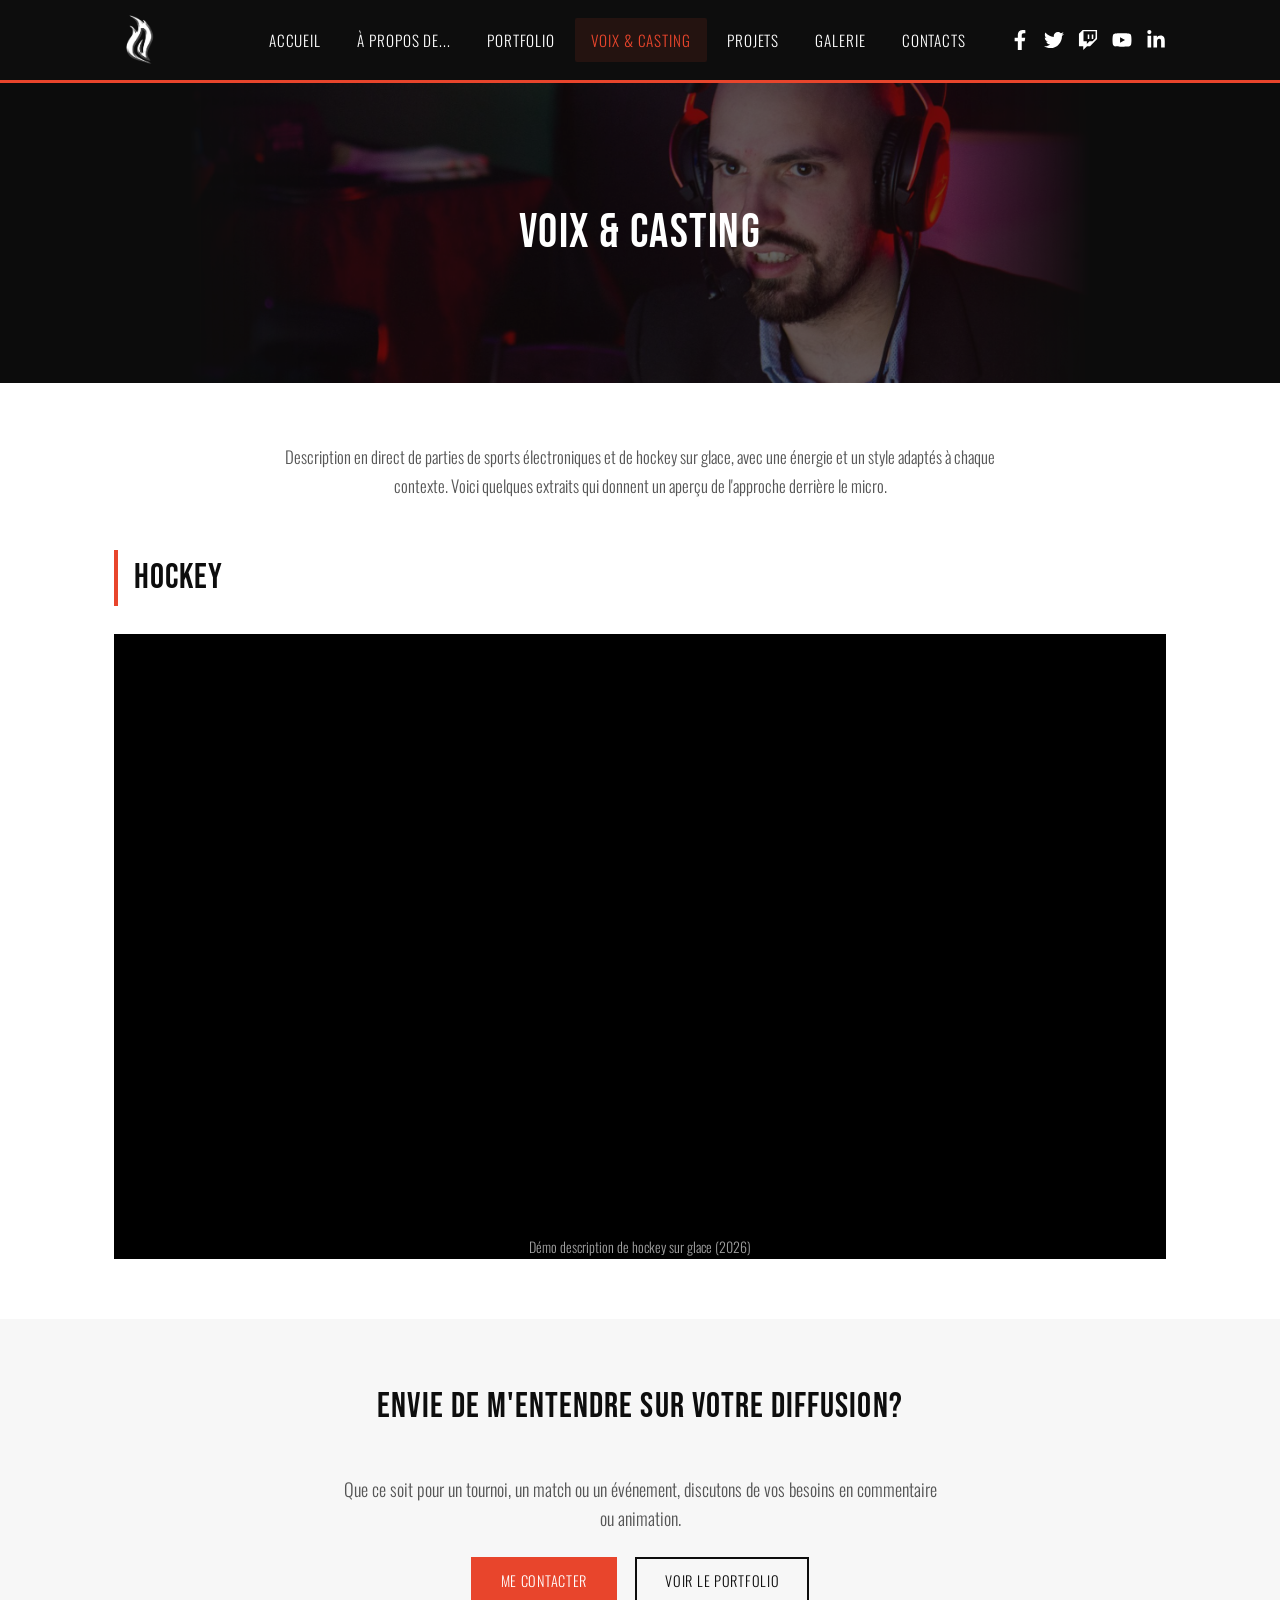
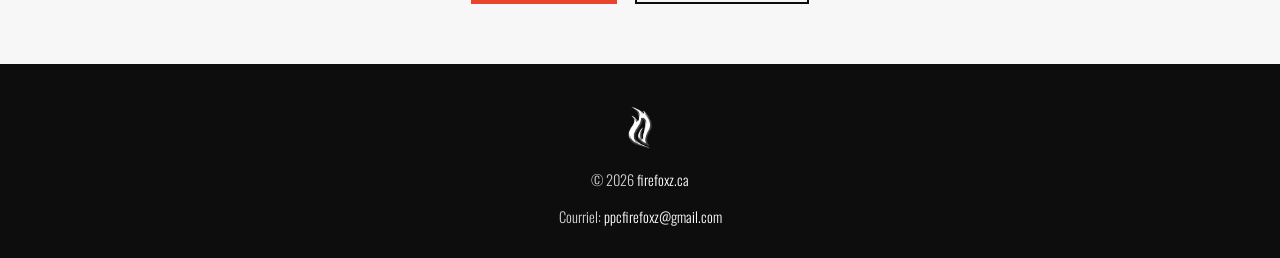
<file: descripteur.html>
<!DOCTYPE html>
<html lang="fr">
<head>
<meta charset="UTF-8">
<meta name="viewport" content="width=device-width, initial-scale=1">
<title>FireFoXz - Voix &amp; Casting</title>
<meta name="description" content="Extraits de commentaire et description sportive par FireFoXz — sports électroniques et hockey sur glace.">
<meta property="og:title" content="FireFoXz - Voix & Casting">
<meta property="og:description" content="Extraits de commentaire et description sportive par FireFoXz — sports électroniques et hockey sur glace.">
<meta property="og:image" content="https://firefoxz.ca/images/og/accueil.jpg">
<meta property="og:image:width" content="1200">
<meta property="og:image:height" content="630">
<meta property="og:url" content="https://firefoxz.ca/descripteur.html">
<meta property="og:type" content="website">
<meta name="twitter:card" content="summary_large_image">
<meta name="twitter:title" content="FireFoXz - Voix & Casting">
<meta name="twitter:description" content="Extraits de commentaire et description sportive par FireFoXz — sports électroniques et hockey sur glace.">
<meta name="twitter:image" content="https://firefoxz.ca/images/og/accueil.jpg">

<link rel="icon" href="images/logo.png">
<link rel="stylesheet" href="css/style.css">
</head>
<body>

<header class="site-header">
  <div class="container">
    <a class="logo" href="index.html"><img src="images/logo.png" alt="FireFoXz"></a>
    <button class="hamburger-btn" id="hamburger-btn" aria-label="Menu" aria-expanded="false">
      <span></span><span></span><span></span>
    </button>
    <div class="header-nav-group" id="header-nav-group">
      <nav class="main-nav">
        <ul>
          <li><a href="index.html">Accueil</a></li>
          <li><a href="a-propos.html">À propos de...</a></li>
          <li><a href="portfolio.html">Portfolio</a></li>
          <li><a href="descripteur.html" class="active">Voix &amp; Casting</a></li>
          <li><a href="projets.html">Projets</a></li>
          <li><a href="galerie.html">Galerie</a></li>
          <li><a href="contact.html">Contacts</a></li>
        </ul>
      </nav>
      <div class="header-social">
        <a href="https://www.facebook.com/FireFoXz" target="_blank" rel="noopener" aria-label="Facebook">
          <svg viewBox="0 0 320 512"><path d="M279.14 288l14.22-92.66h-88.91v-60.13c0-25.35 12.42-50.06 52.24-50.06h40.42V6.26S260.43 0 225.36 0c-73.22 0-121.08 44.38-121.08 124.72v70.62H22.89V288h81.39v224h100.17V288z"/></svg>
        </a>
        <a href="https://twitter.com/firefoxz09" target="_blank" rel="noopener" aria-label="Twitter">
          <svg viewBox="0 0 512 512"><path d="M459.4 151.7c.3 4.5.3 9.1.3 13.6 0 138.7-105.6 298.6-298.6 298.6-59.5 0-114.7-17.2-161.1-47.1 8.4 1 16.6 1.3 25.3 1.3 49.1 0 94.2-16.6 130.3-44.8-46.1-1-84.8-31.2-98.1-72.8 6.5 1 13 1.6 19.8 1.6 9.4 0 18.8-1.3 27.6-3.6-48.1-9.7-84.1-52-84.1-103v-1.3c14 7.8 30.2 12.7 47.4 13.3-28.3-18.8-46.8-51-46.8-87.4 0-19.5 5.2-37.4 14.3-53 51.7 63.7 129.3 105.3 216.4 109.8-1.6-7.8-2.6-15.9-2.6-24 0-57.8 46.8-104.9 104.9-104.9 30.2 0 57.5 12.7 76.7 33.1 23.7-4.5 46.5-13.3 66.6-25.3-7.8 24.4-24.4 44.8-46.1 57.8 21.1-2.3 41.6-8.1 60.4-16.2-14.3 20.8-32.2 39.3-52.6 54.3z"/></svg>
        </a>
        <a href="https://www.twitch.tv/firefoxz" target="_blank" rel="noopener" aria-label="Twitch">
          <svg viewBox="0 0 512 512"><path d="M391.17 233.34H352.1V115.19h39.07m-102.68 118.15h-39.07V115.19h39.07M120.83 0L24.31 96.53v318.95h109.7V512l96.53-96.53h77.22L487.69 233.5V0m-39.07 213.83l-77.22 77.22h-77.22l-67.6 67.6v-67.6h-86v-260h309.85z"/></svg>
        </a>
        <a href="https://www.youtube.com/channel/UCemagqxzx14eBoCXz4G3X2g" target="_blank" rel="noopener" aria-label="YouTube">
          <svg viewBox="0 0 576 512"><path d="M549.7 124.1c-6.3-23.7-24.8-42.3-48.3-48.6C458.8 64 288 64 288 64S117.2 64 74.6 75.5c-23.5 6.3-42 24.9-48.3 48.6-11.4 42.9-11.4 132.3-11.4 132.3s0 89.4 11.4 132.3c6.3 23.7 24.8 41.5 48.3 47.8C117.2 448 288 448 288 448s170.8 0 213.4-11.5c23.5-6.3 42-24.2 48.3-47.8 11.4-42.9 11.4-132.3 11.4-132.3s0-89.4-11.4-132.3zm-317.5 213.5V175.2l142.7 81.2-142.7 81.2z"/></svg>
        </a>
        <a href="https://www.linkedin.com/in/guillaumelariviere/" target="_blank" rel="noopener" aria-label="LinkedIn">
          <svg viewBox="0 0 448 512"><path d="M100.28 448H7.4V148.9h92.88zm-46.44-340a53.72 53.72 0 1 1 53.72-53.71 53.72 53.72 0 0 1-53.72 53.71zM447.9 448h-92.68V302.4c0-34.7-.7-79.3-48.3-79.3-48.3 0-55.7 37.7-55.7 76.7V448h-92.8V148.9h89.1v40.8h1.3c12.4-23.5 42.7-48.3 87.9-48.3 94 0 111.3 61.9 111.3 142.3z"/></svg>
        </a>
      </div>
    </div>
  </div>
</header>

<div class="page-header has-bg">
  <div class="page-header-bg-wrap">
    <img src="images/hero/accueil.jpg" alt="">
  </div>
  <div class="container">
    <h1>Voix &amp; Casting</h1>
  </div>
</div>

<section class="fade-in-section">
  <div class="container">
    <p class="casting-intro">
      Description en direct de parties de sports électroniques et de hockey sur glace, avec une énergie et un style adaptés à chaque contexte. Voici quelques extraits qui donnent un aperçu de l'approche derrière le micro.
    </p>

    <div id="casting-groups"></div>
  </div>
</section>

<section class="fade-in-section alt bio-cta">
  <div class="container">
    <h2>Envie de m'entendre sur votre diffusion?</h2>
    <p style="max-width:600px;margin:0 auto;color:#555;">Que ce soit pour un tournoi, un match ou un événement, discutons de vos besoins en commentaire ou animation.</p>
    <div class="btn-row">
      <a class="btn" href="contact.html">Me contacter</a>
      <a class="btn-outline" href="portfolio.html">Voir le portfolio</a>
    </div>
  </div>
</section>

<footer class="site-footer">
  <div class="container">
    <a class="logo" href="index.html"><img src="images/logo.png" alt="FireFoXz"></a>
    <p>© 2026 <a href="index.html">firefoxz.ca</a></p>
    <p style="margin-top:14px;">Courriel: <a href="mailto:ppcfirefoxz@gmail.com">ppcfirefoxz@gmail.com</a></p>
  </div>
</footer>

<script src="casting-videos-data.js"></script>
<script>
const groupsContainer = document.getElementById('casting-groups');

// Group videos by category, preserving first-appearance order of categories
const categories = [];
const grouped = {};
castingVideos.forEach(v => {
  const cat = v.category || 'Autres';
  if (!grouped[cat]) {
    grouped[cat] = [];
    categories.push(cat);
  }
  grouped[cat].push(v);
});

categories.forEach(cat => {
  const section = document.createElement('div');
  section.className = 'casting-category';

  const heading = document.createElement('h2');
  heading.textContent = cat;
  section.appendChild(heading);

  const grid = document.createElement('div');
  grid.className = 'casting-grid';

  grouped[cat].forEach(v => {
    const wrap = document.createElement('div');
    wrap.className = 'casting-video-wrap';
    wrap.innerHTML = `
      <iframe src="${v.embed_url}" title="${v.title}" frameborder="0" allow="accelerometer; autoplay; clipboard-write; encrypted-media; gyroscope; picture-in-picture" allowfullscreen loading="lazy"></iframe>
      <p class="casting-video-caption">${v.title}</p>
    `;
    grid.appendChild(wrap);
  });

  section.appendChild(grid);
  groupsContainer.appendChild(section);
});
</script>

<script src="js/animations.js"></script>
</body>
</html>
</file>
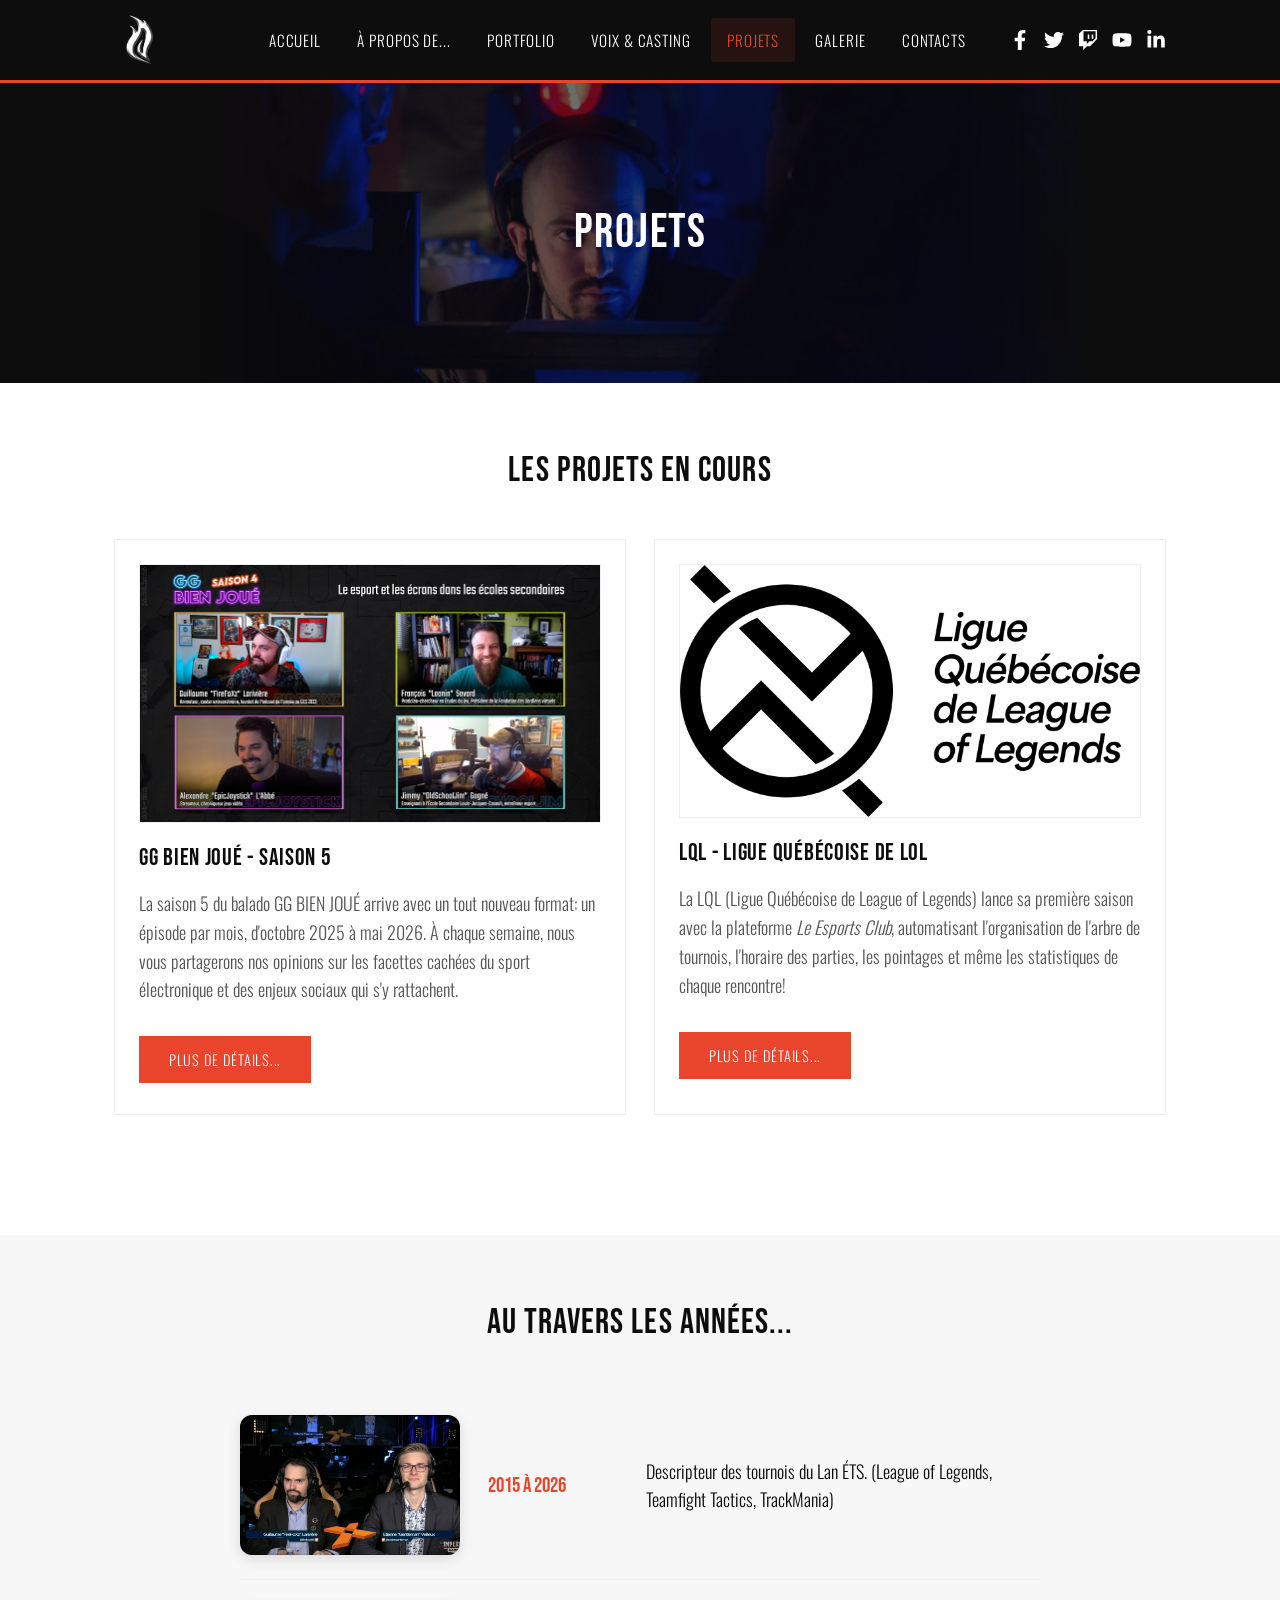
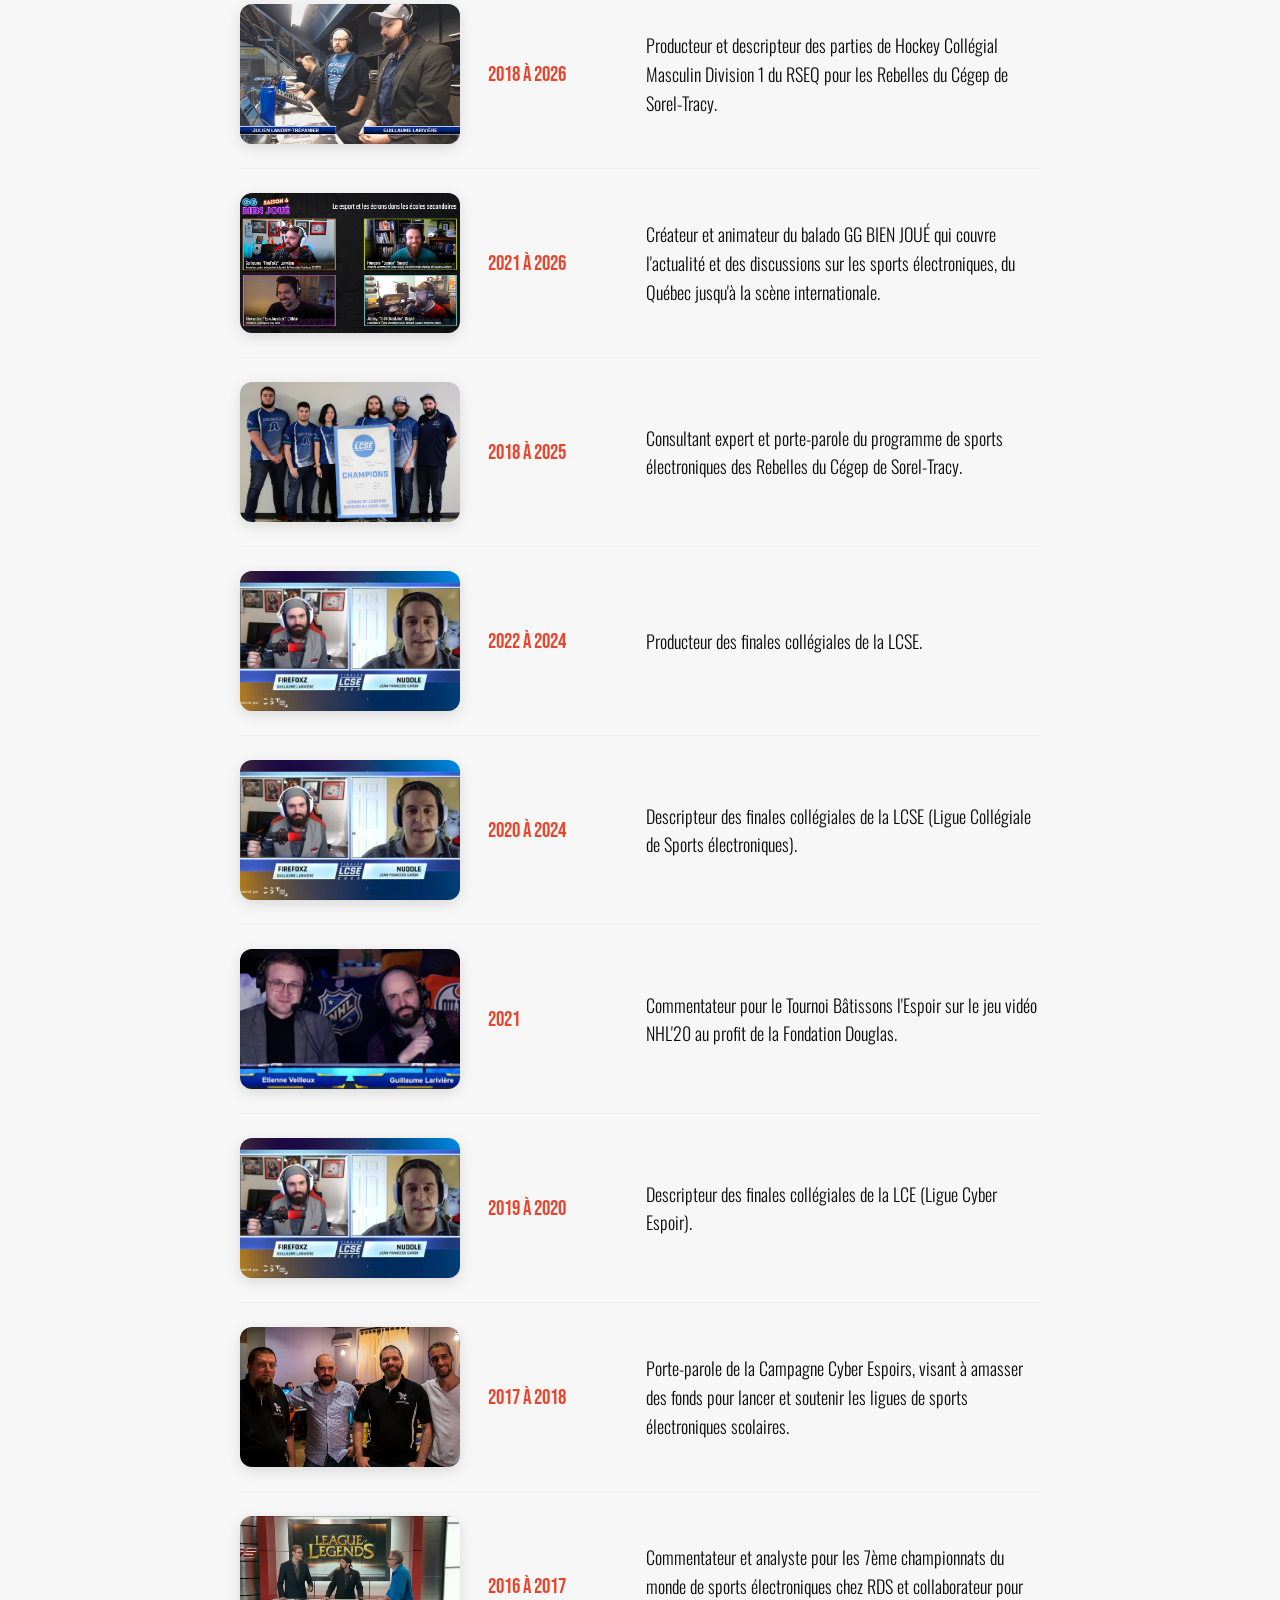
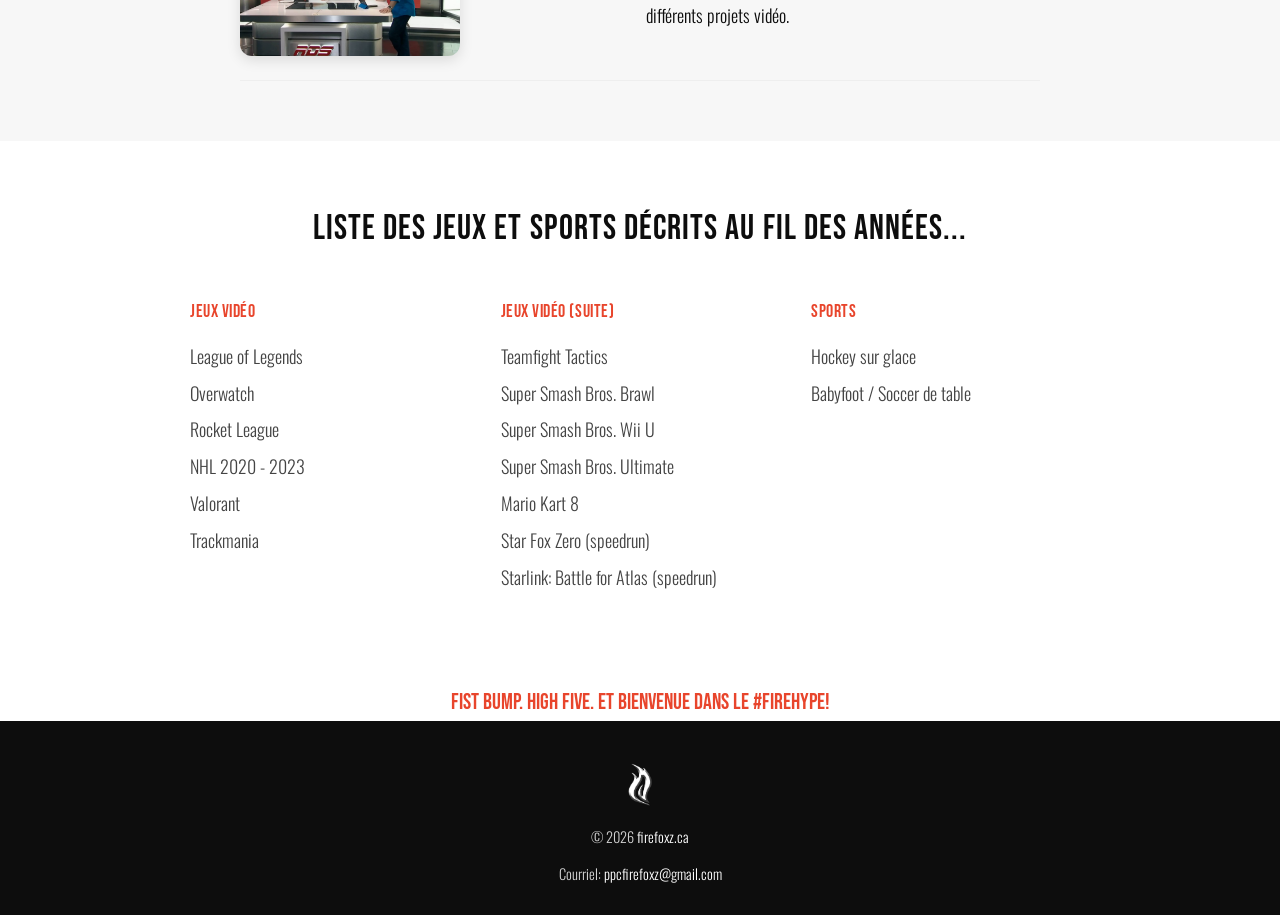
<file: projets.html>
<!DOCTYPE html>
<html lang="fr">
<head>
<meta charset="UTF-8">
<meta name="viewport" content="width=device-width, initial-scale=1">
<title>FireFoXz - Projets en cours</title>
<meta name="description" content="Projets actuels et parcours de FireFoXz dans les sports électroniques au Québec.">
<meta property="og:title" content="FireFoXz - Projets en cours">
<meta property="og:description" content="Projets actuels et parcours de FireFoXz dans les sports électroniques au Québec.">
<meta property="og:image" content="https://firefoxz.ca/images/og/projets.jpg">
<meta property="og:image:width" content="1200">
<meta property="og:image:height" content="630">
<meta property="og:url" content="https://firefoxz.ca/projets.html">
<meta property="og:type" content="website">
<meta name="twitter:card" content="summary_large_image">
<meta name="twitter:title" content="FireFoXz - Projets en cours">
<meta name="twitter:description" content="Projets actuels et parcours de FireFoXz dans les sports électroniques au Québec.">
<meta name="twitter:image" content="https://firefoxz.ca/images/og/projets.jpg">

<link rel="icon" href="images/logo.png">
<link rel="stylesheet" href="css/style.css">
</head>
<body>

<header class="site-header">
  <div class="container">
    <a class="logo" href="index.html"><img src="images/logo.png" alt="FireFoXz"></a>
    <button class="hamburger-btn" id="hamburger-btn" aria-label="Menu" aria-expanded="false">
      <span></span><span></span><span></span>
    </button>
    <div class="header-nav-group" id="header-nav-group">
      <nav class="main-nav">
        <ul>
          <li><a href="index.html">Accueil</a></li>
          <li><a href="a-propos.html">À propos de...</a></li>
          <li><a href="portfolio.html">Portfolio</a></li>
          <li><a href="descripteur.html">Voix &amp; Casting</a></li>
          <li><a href="projets.html" class="active">Projets</a></li>
          <li><a href="galerie.html">Galerie</a></li>
          <li><a href="contact.html">Contacts</a></li>
        </ul>
      </nav>
      <div class="header-social">
        <a href="https://www.facebook.com/FireFoXz" target="_blank" rel="noopener" aria-label="Facebook">
          <svg viewBox="0 0 320 512"><path d="M279.14 288l14.22-92.66h-88.91v-60.13c0-25.35 12.42-50.06 52.24-50.06h40.42V6.26S260.43 0 225.36 0c-73.22 0-121.08 44.38-121.08 124.72v70.62H22.89V288h81.39v224h100.17V288z"/></svg>
        </a>
        <a href="https://twitter.com/firefoxz09" target="_blank" rel="noopener" aria-label="Twitter">
          <svg viewBox="0 0 512 512"><path d="M459.4 151.7c.3 4.5.3 9.1.3 13.6 0 138.7-105.6 298.6-298.6 298.6-59.5 0-114.7-17.2-161.1-47.1 8.4 1 16.6 1.3 25.3 1.3 49.1 0 94.2-16.6 130.3-44.8-46.1-1-84.8-31.2-98.1-72.8 6.5 1 13 1.6 19.8 1.6 9.4 0 18.8-1.3 27.6-3.6-48.1-9.7-84.1-52-84.1-103v-1.3c14 7.8 30.2 12.7 47.4 13.3-28.3-18.8-46.8-51-46.8-87.4 0-19.5 5.2-37.4 14.3-53 51.7 63.7 129.3 105.3 216.4 109.8-1.6-7.8-2.6-15.9-2.6-24 0-57.8 46.8-104.9 104.9-104.9 30.2 0 57.5 12.7 76.7 33.1 23.7-4.5 46.5-13.3 66.6-25.3-7.8 24.4-24.4 44.8-46.1 57.8 21.1-2.3 41.6-8.1 60.4-16.2-14.3 20.8-32.2 39.3-52.6 54.3z"/></svg>
        </a>
        <a href="https://www.twitch.tv/firefoxz" target="_blank" rel="noopener" aria-label="Twitch">
          <svg viewBox="0 0 512 512"><path d="M391.17 233.34H352.1V115.19h39.07m-102.68 118.15h-39.07V115.19h39.07M120.83 0L24.31 96.53v318.95h109.7V512l96.53-96.53h77.22L487.69 233.5V0m-39.07 213.83l-77.22 77.22h-77.22l-67.6 67.6v-67.6h-86v-260h309.85z"/></svg>
        </a>
        <a href="https://www.youtube.com/channel/UCemagqxzx14eBoCXz4G3X2g" target="_blank" rel="noopener" aria-label="YouTube">
          <svg viewBox="0 0 576 512"><path d="M549.7 124.1c-6.3-23.7-24.8-42.3-48.3-48.6C458.8 64 288 64 288 64S117.2 64 74.6 75.5c-23.5 6.3-42 24.9-48.3 48.6-11.4 42.9-11.4 132.3-11.4 132.3s0 89.4 11.4 132.3c6.3 23.7 24.8 41.5 48.3 47.8C117.2 448 288 448 288 448s170.8 0 213.4-11.5c23.5-6.3 42-24.2 48.3-47.8 11.4-42.9 11.4-132.3 11.4-132.3s0-89.4-11.4-132.3zm-317.5 213.5V175.2l142.7 81.2-142.7 81.2z"/></svg>
        </a>
        <a href="https://www.linkedin.com/in/guillaumelariviere/" target="_blank" rel="noopener" aria-label="LinkedIn">
          <svg viewBox="0 0 448 512"><path d="M100.28 448H7.4V148.9h92.88zm-46.44-340a53.72 53.72 0 1 1 53.72-53.71 53.72 53.72 0 0 1-53.72 53.71zM447.9 448h-92.68V302.4c0-34.7-.7-79.3-48.3-79.3-48.3 0-55.7 37.7-55.7 76.7V448h-92.8V148.9h89.1v40.8h1.3c12.4-23.5 42.7-48.3 87.9-48.3 94 0 111.3 61.9 111.3 142.3z"/></svg>
        </a>
      </div>
    </div>
  </div>
</header>

<div class="page-header has-bg">
  <div class="page-header-bg-wrap">
    <img src="images/hero/projets.jpg" alt="">
  </div>
  <div class="container">
    <h1>Projets</h1>
  </div>
</div>

<section class="fade-in-section">
  <div class="container">
    <h2>Les projets en cours</h2>
    <div class="current-projects">
      <div class="current-project-card">
        <img src="images/projets/timeline-ggbj.png" alt="GG Bien Joué Saison 5" style="width:100%;margin-bottom:16px;border:1px solid #eee;">
        <h3>GG BIEN JOUÉ - SAISON 5</h3>
        <p>La saison 5 du balado GG BIEN JOUÉ arrive avec un tout nouveau format: un épisode par mois, d'octobre 2025 à mai 2026. À chaque semaine, nous vous partagerons nos opinions sur les facettes cachées du sport électronique et des enjeux sociaux qui s'y rattachent.</p>
        <a class="btn" href="https://www.youtube.com/playlist?list=PLL48PFRmUl8uu4d4aZHwHzM6-1YhRLQGx" target="_blank" rel="noopener">Plus de détails...</a>
      </div>
      <div class="current-project-card">
        <img src="images/projets/lql.png" alt="LQL - Ligue Québécoise de League of Legends" style="width:100%;margin-bottom:16px;border:1px solid #eee;">
        <h3>LQL - LIGUE QUÉBÉCOISE DE LOL</h3>
        <p>La LQL (Ligue Québécoise de League of Legends) lance sa première saison avec la plateforme <em>Le Esports Club</em>, automatisant l'organisation de l'arbre de tournois, l'horaire des parties, les pointages et même les statistiques de chaque rencontre!</p>
        <a class="btn" href="https://esclub.gg/" target="_blank" rel="noopener">Plus de détails...</a>
      </div>
    </div>
  </div>
</section>

<section class="fade-in-section alt">
  <div class="container">
    <h2>Au travers les années...</h2>
    <div class="timeline">
      <div class="timeline-item">
        <img class="timeline-thumb" src="images/projets/timeline-lanets.png" alt="Lan ÉTS">
        <div class="years">2015 à 2026</div>
        <div class="timeline-text">Descripteur des tournois du Lan ÉTS. (League of Legends, Teamfight Tactics, TrackMania)</div>
      </div>
      <div class="timeline-item">
        <img class="timeline-thumb" src="images/projets/timeline-hockey.png" alt="Hockey RSEQ">
        <div class="years">2018 à 2026</div>
        <div class="timeline-text">Producteur et descripteur des parties de Hockey Collégial Masculin Division 1 du RSEQ pour les Rebelles du Cégep de Sorel-Tracy.</div>
      </div>
      <div class="timeline-item">
        <img class="timeline-thumb" src="images/projets/timeline-ggbj.png" alt="GG Bien Joué">
        <div class="years">2021 à 2026</div>
        <div class="timeline-text">Créateur et animateur du balado GG BIEN JOUÉ qui couvre l'actualité et des discussions sur les sports électroniques, du Québec jusqu'à la scène internationale.</div>
      </div>
      <div class="timeline-item">
        <img class="timeline-thumb" src="images/projets/timeline-rebelles-consultant.jpg" alt="Rebelles consultant">
        <div class="years">2018 à 2025</div>
        <div class="timeline-text">Consultant expert et porte-parole du programme de sports électroniques des Rebelles du Cégep de Sorel-Tracy.</div>
      </div>
      <div class="timeline-item">
        <img class="timeline-thumb" src="images/projets/timeline-lce-lcse.jpg" alt="LCE / LCSE">
        <div class="years">2022 à 2024</div>
        <div class="timeline-text">Producteur des finales collégiales de la LCSE.</div>
      </div>
      <div class="timeline-item">
        <img class="timeline-thumb" src="images/projets/timeline-lce-lcse.jpg" alt="LCE / LCSE">
        <div class="years">2020 à 2024</div>
        <div class="timeline-text">Descripteur des finales collégiales de la LCSE (Ligue Collégiale de Sports électroniques).</div>
      </div>
      <div class="timeline-item">
        <img class="timeline-thumb" src="images/projets/timeline-batissons-espoir.png" alt="Tournoi Bâtissons l'Espoir">
        <div class="years">2021</div>
        <div class="timeline-text">Commentateur pour le Tournoi Bâtissons l'Espoir sur le jeu vidéo NHL'20 au profit de la Fondation Douglas.</div>
      </div>
      <div class="timeline-item">
        <img class="timeline-thumb" src="images/projets/timeline-lce-lcse.jpg" alt="LCE / LCSE">
        <div class="years">2019 à 2020</div>
        <div class="timeline-text">Descripteur des finales collégiales de la LCE (Ligue Cyber Espoir).</div>
      </div>
      <div class="timeline-item">
        <img class="timeline-thumb" src="images/projets/timeline-cyberespoirs.jpg" alt="Campagne Cyber Espoirs">
        <div class="years">2017 à 2018</div>
        <div class="timeline-text">Porte-parole de la Campagne Cyber Espoirs, visant à amasser des fonds pour lancer et soutenir les ligues de sports électroniques scolaires.</div>
      </div>
      <div class="timeline-item">
        <img class="timeline-thumb" src="images/projets/timeline-rds.jpg" alt="RDS championnats du monde">
        <div class="years">2016 à 2017</div>
        <div class="timeline-text">Commentateur et analyste pour les 7ème championnats du monde de sports électroniques chez RDS et collaborateur pour différents projets vidéo.</div>
      </div>
    </div>
  </div>
</section>

<section class="fade-in-section">
  <div class="container">
    <h2>Liste des jeux et sports décrits au fil des années...</h2>
    <div class="games-list">
      <div>
        <h4>Jeux vidéo</h4>
        <ul>
          <li>League of Legends</li>
          <li>Overwatch</li>
          <li>Rocket League</li>
          <li>NHL 2020 - 2023</li>
          <li>Valorant</li>
          <li>Trackmania</li>
        </ul>
      </div>
      <div>
        <h4>Jeux vidéo (suite)</h4>
        <ul>
          <li>Teamfight Tactics</li>
          <li>Super Smash Bros. Brawl</li>
          <li>Super Smash Bros. Wii U</li>
          <li>Super Smash Bros. Ultimate</li>
          <li>Mario Kart 8</li>
          <li>Star Fox Zero (speedrun)</li>
          <li>Starlink: Battle for Atlas (speedrun)</li>
        </ul>
      </div>
      <div>
        <h4>Sports</h4>
        <ul>
          <li>Hockey sur glace</li>
          <li>Babyfoot / Soccer de table</li>
        </ul>
      </div>
    </div>
  </div>
</section>

<p class="firehype">Fist bump. High five. Et bienvenue dans le #firehype!</p>

<footer class="site-footer">
  <div class="container">
    <a class="logo" href="index.html"><img src="images/logo.png" alt="FireFoXz"></a>
    <p>© 2026 <a href="index.html">firefoxz.ca</a></p>
    <p style="margin-top:14px;">Courriel: <a href="mailto:ppcfirefoxz@gmail.com">ppcfirefoxz@gmail.com</a></p>
  </div>
</footer>

<script src="js/animations.js"></script>
</body>
</html>
</file>
<file: css/style.css>
@import url('https://fonts.googleapis.com/css2?family=Oswald:wght@300;400;500;600;700&family=Bebas+Neue&display=swap');

:root {
  --black: #0d0d0d;
  --dark: #171717;
  --white: #ffffff;
  --gray: #a0a0a0;
  --gray-light: #d1d1d1;
  --accent: #e8452c;
  --accent-dark: #b8331f;
  --max-width: 1100px;
}

* {
  box-sizing: border-box;
  margin: 0;
  padding: 0;
}

html {
  scroll-behavior: smooth;
}

body {
  font-family: 'Oswald', Arial, sans-serif;
  font-weight: 300;
  font-size: 18px;
  background: var(--white);
  color: var(--black);
  line-height: 1.6;
}

img {
  max-width: 100%;
  display: block;
}

a {
  color: inherit;
  text-decoration: none;
}

h1, h2, h3, h4 {
  font-family: 'Bebas Neue', 'Oswald', sans-serif;
  letter-spacing: 0.03em;
  font-weight: 400;
}

h1 { font-size: 3.2rem; }
h2 { font-size: 2.2rem; }
h3 { font-size: 1.5rem; }

.container {
  max-width: var(--max-width);
  margin: 0 auto;
  padding: 0 24px;
}

/* ---------- Header / Nav ---------- */
.site-header {
  background: var(--black);
  border-bottom: 3px solid var(--accent);
  position: sticky;
  top: 0;
  z-index: 100;
}

.site-header .container {
  display: flex;
  align-items: center;
  justify-content: space-between;
  padding-top: 12px;
  padding-bottom: 12px;
  flex-wrap: wrap;
  gap: 20px;
}

.header-nav-group {
  display: flex;
  align-items: center;
  gap: 28px;
  flex-wrap: wrap;
}

.header-social {
  display: flex;
  gap: 14px;
}

.header-social a {
  color: var(--white);
  transition: color 0.2s;
}

.header-social a:hover {
  color: var(--accent);
}

.header-social svg {
  width: 20px;
  height: 20px;
  fill: currentColor;
}

.logo img {
  height: 56px;
  width: auto;
}

.hamburger-btn {
  display: none;
  background: none;
  border: none;
  cursor: pointer;
  padding: 8px;
  width: 40px;
  height: 40px;
  flex-direction: column;
  justify-content: center;
  align-items: center;
  gap: 5px;
  z-index: 200;
}

.hamburger-btn span {
  display: block;
  width: 24px;
  height: 2px;
  background: var(--white);
  transition: transform 0.25s ease, opacity 0.25s ease;
}

.hamburger-btn.open span:nth-child(1) {
  transform: translateY(7px) rotate(45deg);
}

.hamburger-btn.open span:nth-child(2) {
  opacity: 0;
}

.hamburger-btn.open span:nth-child(3) {
  transform: translateY(-7px) rotate(-45deg);
}

.main-nav ul {
  list-style: none;
  display: flex;
  gap: 4px;
  flex-wrap: wrap;
}

.main-nav a {
  display: block;
  color: var(--white);
  padding: 10px 16px;
  font-size: 0.95rem;
  text-transform: uppercase;
  letter-spacing: 0.06em;
  transition: color 0.2s, background 0.2s;
  border-radius: 2px;
}

.main-nav a:hover,
.main-nav a.active {
  color: var(--accent);
  background: rgba(232, 69, 44, 0.1);
}

/* ---------- Hero ---------- */
.site-header.transparent {
  background: rgba(13,13,13,0.5);
  backdrop-filter: blur(3px);
  border-bottom-color: rgba(232,69,44,0.7);
}

.site-header.transparent ~ .hero.has-bg {
  margin-top: -97px;
  padding-top: 187px;
}

.hero {
  background: var(--black);
  color: var(--white);
  padding: 70px 0 60px;
  text-align: left;
  position: relative;
}

.hero.has-bg {
  padding: 170px 0 90px;
  text-align: left;
  overflow: hidden;
}

.hero-bg-wrap {
  position: absolute;
  inset: 0;
  display: flex;
  justify-content: center;
}

.hero-bg-wrap img {
  width: 100%;
  max-width: 1440px;
  height: 100%;
  object-fit: cover;
  object-position: center;
}

@media (min-width: 900px) {
  .hero-bg-wrap img {
    -webkit-mask-image: linear-gradient(90deg, transparent 0, black 220px, black calc(100% - 220px), transparent 100%);
    mask-image: linear-gradient(90deg, transparent 0, black 220px, black calc(100% - 220px), transparent 100%);
  }
}

.hero.has-bg::before {
  content: "";
  position: absolute;
  inset: 0;
  background: linear-gradient(90deg, rgba(13,13,13,0.92) 0%, rgba(13,13,13,0.55) 45%, rgba(13,13,13,0.15) 100%);
  z-index: 1;
}

.hero.has-bg .container {
  position: relative;
  z-index: 3;
}

.hero h1 {
  font-size: 4.5rem;
  color: var(--white);
  line-height: 1;
}

.hero .subtitle {
  color: var(--accent);
  font-size: 1.3rem;
  margin-top: 8px;
  text-transform: uppercase;
  letter-spacing: 0.05em;
}

.hero .tagline {
  max-width: 560px;
  margin: 22px 0 0;
  color: var(--gray-light);
  font-size: 1.1rem;
}

.hero .cta {
  display: inline-block;
  margin-top: 28px;
  border: 2px solid var(--accent);
  color: var(--white);
  padding: 12px 32px;
  text-transform: uppercase;
  letter-spacing: 0.06em;
  font-size: 0.95rem;
  transition: background 0.2s, color 0.2s;
}

.social-row {
  display: flex;
  justify-content: flex-start;
  gap: 18px;
  margin-top: 26px;
}

.site-header .social-row {
  margin-top: 0;
}

.social-row a {
  color: var(--white);
  transition: color 0.2s;
}

.social-row a:hover {
  color: var(--accent);
}

.social-row svg {
  width: 24px;
  height: 24px;
  fill: currentColor;
}

/* ---------- Page header (for inner pages) ---------- */
.page-header {
  background: var(--black);
  color: var(--white);
  padding: 50px 0;
  text-align: center;
  position: relative;
}

.page-header.has-bg {
  height: 300px;
  padding: 0;
  overflow: hidden;
  display: flex;
  align-items: center;
}

.page-header-bg-wrap {
  position: absolute;
  inset: 0;
  display: flex;
  justify-content: center;
}

.page-header-bg-wrap img {
  width: 100%;
  max-width: 900px;
  height: 100%;
  object-fit: cover;
  object-position: center;
}

@media (min-width: 1000px) {
  .page-header-bg-wrap img {
    -webkit-mask-image: linear-gradient(90deg, transparent 0, black 140px, black calc(100% - 140px), transparent 100%);
    mask-image: linear-gradient(90deg, transparent 0, black 140px, black calc(100% - 140px), transparent 100%);
  }
}

.page-header.has-bg::before {
  content: "";
  position: absolute;
  inset: 0;
  background: rgba(13,13,13,0.6);
  z-index: 1;
}

.page-header.has-bg .container {
  position: relative;
  z-index: 3;
  width: 100%;
}

.page-header h1 {
  color: var(--white);
  font-size: 3rem;
}

/* ---------- Sections ---------- */
section {
  padding: 60px 0;
}

section.alt {
  background: #f7f7f7;
}

section.dark {
  background: var(--black);
  color: var(--white);
}

section h2 {
  text-align: center;
  margin-bottom: 40px;
}

section.dark h2 {
  color: var(--white);
}

/* ---------- Twitch / Bienvenue split layout ---------- */
.welcome-layout {
  display: flex;
  gap: 50px;
  align-items: center;
  flex-wrap: wrap;
}

.welcome-layout .text {
  flex: 1 1 340px;
}

.welcome-layout .text h2 {
  text-align: left;
}

.welcome-layout .text p {
  margin-bottom: 14px;
}

.welcome-layout .social-row {
  justify-content: flex-start;
  margin-top: 20px;
}

.welcome-layout .social-row a {
  color: var(--black);
}

.welcome-layout .social-row a:hover {
  color: var(--accent);
}

.twitch-embed-wrap {
  flex: 1 1 420px;
  max-width: 480px;
  position: relative;
  aspect-ratio: 16/9;
  background: #000;
  border: 1px solid #eee;
}

.twitch-embed-wrap iframe {
  position: absolute;
  inset: 0;
  width: 100%;
  height: 100%;
}

@media (max-width: 800px) {
  .twitch-embed-wrap {
    max-width: 100%;
    width: 100%;
  }
}

/* ---------- Project cards (Accueil) ---------- */
.projects-grid {
  display: grid;
  grid-template-columns: repeat(auto-fit, minmax(260px, 1fr));
  gap: 32px;
}

.project-card {
  text-align: center;
}

.project-card img {
  width: 100%;
  aspect-ratio: 16/10;
  object-fit: contain;
  background: #f0f0f0;
  margin-bottom: 16px;
  border: 1px solid #eee;
}

.project-card h3 {
  margin-bottom: 8px;
}

.project-card p {
  color: #555;
  font-size: 0.95rem;
}

/* ---------- Galerie preview block ---------- */
.gallery-preview {
  display: flex;
  gap: 60px;
  align-items: center;
  flex-wrap: wrap;
}

.gallery-preview .text {
  flex: 1 1 320px;
}

.gallery-preview .text h2 {
  text-align: left;
}

.photo-stack {
  flex: 0 0 260px;
  width: 260px;
  height: 260px;
  position: relative;
}

.photo-stack img {
  position: absolute;
  width: 190px;
  height: 190px;
  object-fit: cover;
  border: 6px solid var(--white);
  box-shadow: 0 8px 20px rgba(0,0,0,0.18);
  transition: transform 0.3s ease, box-shadow 0.3s ease;
}

.photo-stack img:nth-child(1) {
  top: 0;
  left: 0;
  transform: rotate(-7deg);
  z-index: 1;
}

.photo-stack img:nth-child(2) {
  top: 10px;
  left: 60px;
  transform: rotate(5deg);
  z-index: 2;
}

.photo-stack img:nth-child(3) {
  top: 60px;
  left: 20px;
  transform: rotate(-3deg);
  z-index: 3;
}

.photo-stack img:nth-child(4) {
  top: 68px;
  left: 78px;
  transform: rotate(8deg);
  z-index: 4;
}

.photo-stack:hover img {
  transform: rotate(0deg) scale(1.04);
  box-shadow: 0 12px 28px rgba(0,0,0,0.25);
}

@media (max-width: 700px) {
  .photo-stack {
    width: 220px;
    height: 220px;
    margin: 0 auto;
  }
  .photo-stack img {
    width: 150px;
    height: 150px;
  }
  .photo-stack img:nth-child(2) { left: 55px; }
  .photo-stack img:nth-child(3) { top: 50px; left: 15px; }
  .photo-stack img:nth-child(4) { top: 56px; left: 65px; }
}

.btn {
  display: inline-block;
  position: relative;
  overflow: hidden;
  z-index: 1;
  background: var(--accent);
  border: 2px solid var(--accent);
  color: var(--white);
  padding: 10px 28px;
  text-transform: uppercase;
  letter-spacing: 0.05em;
  font-size: 0.9rem;
  margin-top: 16px;
  transition: color 0.3s ease;
}

.btn::before {
  content: "";
  position: absolute;
  inset: 0;
  background: var(--accent-dark);
  transform: scaleX(0);
  transform-origin: left;
  transition: transform 0.35s ease;
  z-index: -1;
}

.btn:hover::before {
  transform: scaleX(1);
}

/* ---------- Quote block ---------- */
.quote-block {
  text-align: center;
  max-width: 800px;
  margin: 0 auto;
}

.quote-block h4 {
  font-family: 'Oswald', sans-serif;
  font-weight: 300;
  font-style: italic;
  font-size: 1.25rem;
  line-height: 1.7;
}

.quote-block .source {
  display: block;
  margin-top: 18px;
  color: var(--accent);
  font-style: normal;
  font-size: 1rem;
}

/* ---------- Footer ---------- */
.site-footer {
  background: var(--black);
  color: var(--white);
  padding: 40px 0 30px;
  text-align: center;
}

.site-footer .logo img {
  height: 48px;
  margin: 0 auto 16px;
}

.site-footer .social-row {
  margin-top: 4px;
  margin-bottom: 20px;
}

.site-footer p {
  color: var(--gray-light);
  font-size: 0.9rem;
}

.site-footer a {
  color: var(--white);
}

.site-footer a:hover {
  color: var(--accent);
}

/* ---------- About page ---------- */
.bio-layout {
  display: flex;
  gap: 44px;
  align-items: flex-start;
}

.bio-photos {
  flex: 0 0 260px;
  display: flex;
  flex-direction: column;
  gap: 18px;
  position: sticky;
  top: 90px;
}

.bio-photos img {
  width: 100%;
  aspect-ratio: 4/3;
  object-fit: cover;
  border-radius: 16px;
  box-shadow: 0 6px 18px rgba(0,0,0,0.15);
}

.bio-text {
  flex: 1;
  min-width: 0;
}

.bio-text h2 {
  text-align: left;
  margin-bottom: 20px;
}

.bio-text p {
  margin-bottom: 28px;
  line-height: 1.8;
}

.bio-text p:last-child {
  margin-bottom: 0;
}

.bio {
  max-width: 800px;
  margin: 0 auto;
}

.bio p {
  margin-bottom: 28px;
}

@media (max-width: 800px) {
  .bio-layout {
    flex-direction: column;
  }
  .bio-photos {
    flex-direction: column;
    position: static;
    width: 100%;
    max-width: 320px;
    margin: 0 auto;
  }
  .bio-photos img {
    aspect-ratio: 16/10;
  }
}

/* ---------- Stats strip ---------- */
.stats-strip {
  display: flex;
  justify-content: center;
  flex-wrap: wrap;
  gap: 0;
  text-align: center;
}

.stats-strip .stat {
  flex: 1 1 200px;
  padding: 0 24px;
  border-left: 1px solid #eee;
}

.stats-strip .stat:first-child {
  border-left: none;
}

.stats-strip .stat-number {
  font-family: 'Bebas Neue', sans-serif;
  font-size: 2.8rem;
  color: var(--accent);
  line-height: 1;
}

.stats-strip .stat-label {
  color: #555;
  font-size: 0.9rem;
  margin-top: 8px;
  text-transform: uppercase;
  letter-spacing: 0.04em;
}

@media (max-width: 700px) {
  .stats-strip .stat {
    border-left: none;
    border-top: 1px solid #eee;
    padding: 20px 12px 0;
  }
  .stats-strip .stat:first-child {
    border-top: none;
  }
}

/* ---------- Services grid ---------- */
.services-grid {
  display: grid;
  grid-template-columns: repeat(auto-fit, minmax(220px, 1fr));
  gap: 28px;
}

.service-card {
  text-align: center;
  padding: 30px 20px;
  border: 1px solid #eee;
}

.service-card .service-icon {
  width: 44px;
  height: 44px;
  margin: 0 auto 16px;
  color: var(--accent);
}

.service-card .service-icon svg {
  width: 100%;
  height: 100%;
  fill: currentColor;
}

.service-card h3 {
  font-size: 1.1rem;
  margin-bottom: 10px;
}

.service-card p {
  color: #555;
  font-size: 0.92rem;
}

/* ---------- Bio CTA ---------- */
.bio-cta {
  text-align: center;
}

.bio-cta .btn-row {
  display: flex;
  justify-content: center;
  align-items: center;
  gap: 18px;
  margin-top: 24px;
  flex-wrap: wrap;
}

.bio-cta .btn-row .btn {
  margin-top: 0;
}

.btn-outline {
  display: inline-block;
  position: relative;
  overflow: hidden;
  z-index: 1;
  border: 2px solid var(--black);
  color: var(--black);
  padding: 10px 28px;
  text-transform: uppercase;
  letter-spacing: 0.05em;
  font-size: 0.9rem;
  transition: color 0.3s ease;
}

.btn-outline::before {
  content: "";
  position: absolute;
  inset: 0;
  background: var(--black);
  transform: scaleX(0);
  transform-origin: left;
  transition: transform 0.35s ease;
  z-index: -1;
}

.btn-outline:hover::before {
  transform: scaleX(1);
}

.btn-outline:hover {
  color: var(--white);
}

/* ---------- CV section (About page) ---------- */
.cv-intro {
  text-align: center;
  max-width: 700px;
  margin: 0 auto 40px;
  color: #555;
}

.cv-download-row {
  display: flex;
  justify-content: center;
  align-items: center;
  gap: 18px;
  margin: 24px 0 50px;
  flex-wrap: wrap;
}

.cv-download-row .btn,
.cv-download-row .btn-outline {
  margin-top: 0;
}

.cv-block {
  max-width: 800px;
  margin: 0 auto 50px;
}

.cv-block h3 {
  color: var(--accent);
  font-size: 1.2rem;
  margin-bottom: 24px;
  text-transform: uppercase;
  letter-spacing: 0.04em;
  border-bottom: 2px solid #eee;
  padding-bottom: 10px;
}

.cv-entry {
  margin-bottom: 26px;
  padding-left: 20px;
  border-left: 3px solid #eee;
  position: relative;
}

.cv-entry::before {
  content: "";
  position: absolute;
  left: -8px;
  top: 4px;
  width: 13px;
  height: 13px;
  border-radius: 50%;
  background: var(--accent);
  border: 3px solid var(--white);
}

.cv-entry:last-child {
  margin-bottom: 0;
}

.cv-entry-title {
  font-weight: 500;
  font-size: 1.05rem;
  color: var(--black);
  margin-bottom: 2px;
}

.cv-entry-org {
  font-style: italic;
  color: #777;
  font-size: 0.9rem;
  margin-bottom: 4px;
}

.cv-entry-dates {
  color: var(--accent);
  font-size: 0.82rem;
  text-transform: uppercase;
  letter-spacing: 0.04em;
  font-weight: 500;
  margin-bottom: 8px;
}

.cv-entry-desc {
  color: #444;
  font-size: 0.95rem;
  line-height: 1.6;
}

.cv-entry-bullets {
  margin: 8px 0 0;
  padding-left: 18px;
  color: #444;
  font-size: 0.92rem;
  line-height: 1.7;
}

.cv-skills-langs {
  display: grid;
  grid-template-columns: 1fr 1fr;
  gap: 30px;
}

.cv-tag-group h4 {
  font-size: 0.95rem;
  color: var(--black);
  margin-bottom: 12px;
}

.cv-tags {
  display: flex;
  flex-wrap: wrap;
  gap: 8px;
}

.cv-tag {
  background: #f2f2f2;
  color: #333;
  padding: 6px 14px;
  border-radius: 20px;
  font-size: 0.85rem;
}

@media (max-width: 700px) {
  .cv-skills-langs {
    grid-template-columns: 1fr;
    gap: 24px;
  }
}

/* ---------- Projects page (timeline) ---------- */
.timeline {
  max-width: 800px;
  margin: 0 auto;
}

.timeline-item {
  display: flex;
  gap: 28px;
  padding: 24px 0;
  border-bottom: 1px solid #eee;
  align-items: center;
}

.timeline-item .years {
  flex: 0 0 130px;
  font-family: 'Bebas Neue', sans-serif;
  font-size: 1.3rem;
  color: var(--accent);
}

.timeline-item .timeline-thumb {
  flex: 0 0 220px;
  width: 220px;
  height: 140px;
  object-fit: cover;
  background: #f0f0f0;
  border-radius: 12px;
  box-shadow: 0 4px 14px rgba(0,0,0,0.12);
}

.timeline-item .timeline-text {
  flex: 1;
}

.current-projects {
  display: grid;
  grid-template-columns: repeat(auto-fit, minmax(280px, 1fr));
  gap: 28px;
  margin-bottom: 60px;
}

.current-project-card {
  border: 1px solid #eee;
  padding: 24px;
}

.current-project-card h3 {
  margin-bottom: 12px;
}

.current-project-card p {
  color: #555;
  margin-bottom: 16px;
}

.games-list {
  display: grid;
  grid-template-columns: repeat(auto-fit, minmax(220px, 1fr));
  gap: 32px;
  max-width: 900px;
  margin: 0 auto;
}

.games-list h4 {
  color: var(--accent);
  margin-bottom: 12px;
  font-size: 1.1rem;
}

.games-list ul {
  list-style: none;
}

.games-list li {
  padding: 4px 0;
  color: #444;
}

/* ---------- Gallery grid ---------- */
.photo-grid {
  display: grid;
  grid-template-columns: repeat(auto-fill, minmax(260px, 1fr));
  gap: 14px;
}

.photo-grid figure {
  position: relative;
  cursor: pointer;
  overflow: hidden;
  aspect-ratio: 4/3;
  background: #eee;
}

.photo-grid img {
  width: 100%;
  height: 100%;
  object-fit: cover;
  transition: transform 0.3s;
}

.photo-grid figure:hover img {
  transform: scale(1.06);
}

.photo-grid figcaption {
  position: absolute;
  bottom: 0;
  left: 0;
  right: 0;
  background: linear-gradient(transparent, rgba(0,0,0,0.85));
  color: var(--white);
  font-size: 0.8rem;
  padding: 24px 10px 8px;
  opacity: 0;
  transition: opacity 0.3s;
}

.photo-grid figure:hover figcaption {
  opacity: 1;
}

/* ---------- Lightbox ---------- */
.lightbox {
  display: none;
  position: fixed;
  inset: 0;
  background: rgba(0,0,0,0.85);
  z-index: 1000;
  align-items: center;
  justify-content: center;
  flex-direction: column;
  padding: 24px;
  opacity: 0;
  transition: opacity 0.3s ease, background-color 0.3s ease;
}

.lightbox.open {
  display: flex;
}

.lightbox.open.visible {
  opacity: 1;
}

.lightbox img {
  max-width: 90vw;
  max-height: 78vh;
  object-fit: contain;
}

.lightbox .caption {
  color: var(--white);
  margin-top: 16px;
  text-align: center;
  font-size: 1rem;
  max-width: 700px;
}

.lightbox-close {
  position: absolute;
  top: 20px;
  right: 30px;
  color: var(--white);
  font-size: 2.2rem;
  cursor: pointer;
  line-height: 1;
  background: none;
  border: none;
}

.lightbox-nav {
  position: absolute;
  top: 50%;
  transform: translateY(-50%);
  background: none;
  border: none;
  color: var(--white);
  font-size: 3rem;
  cursor: pointer;
  padding: 10px 20px;
  opacity: 0.7;
  transition: opacity 0.2s;
}

.lightbox-nav:hover { opacity: 1; }
.lightbox-prev { left: 10px; }
.lightbox-next { right: 10px; }

/* ---------- Portfolio sections ---------- */
.portfolio-section {
  margin-bottom: 70px;
}

.portfolio-section h2 {
  text-align: left;
  border-left: 4px solid var(--accent);
  padding-left: 16px;
  margin-bottom: 6px;
}

.portfolio-section .kit-label {
  color: var(--gray);
  font-size: 0.95rem;
  margin-bottom: 24px;
  padding-left: 20px;
}

.portfolio-subsection {
  margin-bottom: 32px;
}

.portfolio-subsection h3 {
  margin-bottom: 14px;
  color: var(--accent-dark);
}

/* ---------- Portfolio kit cards ---------- */
.kit-grid {
  display: grid;
  grid-template-columns: repeat(auto-fill, minmax(280px, 1fr));
  gap: 28px;
}

.kit-card {
  cursor: pointer;
  border: 1px solid #eee;
  background: var(--white);
  transition: transform 0.2s, box-shadow 0.2s;
}

.kit-card:hover {
  transform: translateY(-4px);
  box-shadow: 0 10px 24px rgba(0,0,0,0.12);
}

.kit-card .kit-cover {
  width: 100%;
  aspect-ratio: 16/10;
  object-fit: cover;
  background: #f0f0f0;
}

.kit-card .kit-info {
  padding: 16px 18px 20px;
}

.kit-card h3 {
  font-size: 1.25rem;
  margin-bottom: 4px;
}

.kit-card .kit-years {
  color: var(--accent);
  font-size: 0.9rem;
  text-transform: uppercase;
  letter-spacing: 0.04em;
}

.kit-card .kit-count {
  color: var(--gray);
  font-size: 0.85rem;
  margin-top: 8px;
}

/* Detail view */
.kit-grid,
.kit-detail {
  transition: opacity 0.35s ease;
}

.kit-detail {
  display: none;
  opacity: 0;
}

.kit-detail.open {
  display: block;
  opacity: 0;
}

.kit-detail.open.visible {
  opacity: 1;
}

.kit-grid.hidden {
  display: none;
}

.kit-grid.fading {
  opacity: 0;
}

.kit-detail-back {
  display: inline-flex;
  align-items: center;
  gap: 8px;
  color: var(--accent);
  font-size: 0.95rem;
  text-transform: uppercase;
  letter-spacing: 0.05em;
  margin-bottom: 24px;
  cursor: pointer;
  background: none;
  border: none;
  padding: 0;
}

.kit-detail-back:hover {
  color: var(--accent-dark);
}

.kit-detail-header {
  margin-bottom: 30px;
}

.kit-detail-header h2 {
  text-align: left;
  border-left: 4px solid var(--accent);
  padding-left: 16px;
  margin-bottom: 4px;
}

.kit-detail-header .kit-years {
  color: var(--gray);
  padding-left: 20px;
  font-size: 0.95rem;
}

.kit-detail-description {
  max-width: 760px;
  margin: 0 0 34px;
  padding-left: 20px;
  color: #444;
  font-size: 1rem;
  line-height: 1.7;
}

.kit-detail-videos {
  display: grid;
  grid-template-columns: repeat(auto-fit, minmax(320px, 1fr));
  gap: 24px;
  margin-bottom: 40px;
}

.kit-video-wrap {
  background: #000;
}

.kit-video-wrap iframe {
  width: 100%;
  aspect-ratio: 16/9;
  display: block;
  border: 0;
}

.kit-video-caption {
  color: var(--gray);
  font-size: 0.85rem;
  margin-top: 8px;
  text-align: center;
}

/* ---------- Voix & Casting page ---------- */
.page-intro,
.casting-intro {
  max-width: 720px;
  margin: 0 auto 50px;
  text-align: center;
  color: #555;
  font-size: 1.05rem;
  line-height: 1.7;
}

.casting-category {
  margin-bottom: 60px;
}

.casting-category:last-child {
  margin-bottom: 0;
}

.casting-category h2 {
  text-align: left;
  border-left: 4px solid var(--accent);
  padding-left: 16px;
  margin-bottom: 28px;
}

.casting-grid {
  display: grid;
  grid-template-columns: repeat(auto-fit, minmax(320px, 1fr));
  gap: 28px;
}

.casting-video-wrap {
  background: #000;
}

.casting-video-wrap iframe {
  width: 100%;
  aspect-ratio: 16/9;
  display: block;
  border: 0;
}

.casting-video-caption {
  color: var(--gray);
  font-size: 0.88rem;
  margin-top: 10px;
  text-align: center;
}

/* ---------- Contact ---------- */
.contact-box {
  max-width: 600px;
  margin: 0 auto;
  text-align: center;
}

.contact-email {
  display: inline-block;
  font-size: 1.6rem;
  margin-top: 20px;
  padding: 16px 36px;
  border: 2px solid var(--accent);
  transition: background 0.2s, color 0.2s;
}

.contact-email:hover {
  background: var(--accent);
  color: var(--white);
}

.contact-subjects {
  margin-top: 40px;
  color: #666;
  font-size: 0.95rem;
}

.contact-subjects ul {
  list-style: none;
  display: flex;
  gap: 10px;
  justify-content: center;
  flex-wrap: wrap;
  margin-top: 10px;
}

.contact-subjects li {
  border: 1px solid #ddd;
  padding: 6px 14px;
  border-radius: 20px;
  font-size: 0.85rem;
}

.contact-socials {
  margin-top: 50px;
  padding-top: 40px;
  border-top: 1px solid #eee;
}

.contact-socials p {
  color: #666;
  font-size: 0.95rem;
  margin-bottom: 20px;
}

.contact-socials-row {
  display: flex;
  justify-content: center;
  gap: 28px;
  flex-wrap: wrap;
}

.contact-socials-row a {
  display: flex;
  flex-direction: column;
  align-items: center;
  gap: 8px;
  color: var(--black);
  transition: color 0.2s, transform 0.2s;
}

.contact-socials-row a:hover {
  color: var(--accent);
  transform: translateY(-3px);
}

.contact-socials-row svg {
  width: 26px;
  height: 26px;
  fill: currentColor;
}

.contact-socials-row span {
  font-size: 0.8rem;
  text-transform: uppercase;
  letter-spacing: 0.04em;
}

.firehype {
  text-align: center;
  font-family: 'Bebas Neue', sans-serif;
  font-size: 1.4rem;
  color: var(--accent);
  padding: 30px 0 0;
}

/* ---------- Animations ---------- */

/* Scroll-triggered fade-in for sections */
.fade-in-section {
  opacity: 0;
  transform: translateY(24px);
  transition: opacity 0.7s ease-out, transform 0.7s ease-out;
}

.fade-in-section.visible {
  opacity: 1;
  transform: translateY(0);
}

/* Hero cascade entrance */
.hero-cascade {
  opacity: 0;
  transform: translateY(16px);
  animation: heroFadeUp 0.7s ease-out forwards;
}

.hero-cascade.delay-1 { animation-delay: 0.05s; }
.hero-cascade.delay-2 { animation-delay: 0.15s; }
.hero-cascade.delay-3 { animation-delay: 0.25s; }
.hero-cascade.delay-4 { animation-delay: 0.35s; }

@keyframes heroFadeUp {
  to {
    opacity: 1;
    transform: translateY(0);
  }
}

@media (prefers-reduced-motion: reduce) {
  .fade-in-section,
  .hero-cascade {
    opacity: 1 !important;
    transform: none !important;
    animation: none !important;
    transition: none !important;
  }
}

/* Project card hover lift */
.project-card {
  transition: transform 0.25s ease, box-shadow 0.25s ease;
  border-radius: 4px;
}

.project-card:hover {
  transform: translateY(-6px);
  box-shadow: 0 12px 26px rgba(0,0,0,0.12);
}

/* Social icon hover scale */
.header-social a,
.social-row a {
  display: inline-flex;
  transition: color 0.2s, transform 0.2s;
}

.header-social a:hover,
.social-row a:hover {
  transform: scale(1.15);
}

/* CTA button fill sweep */
.hero .cta {
  position: relative;
  overflow: hidden;
  z-index: 1;
  transition: color 0.3s ease;
}

.hero .cta::before {
  content: "";
  position: absolute;
  inset: 0;
  background: var(--accent);
  transform: scaleX(0);
  transform-origin: left;
  transition: transform 0.35s ease;
  z-index: -1;
}

.hero .cta:hover::before {
  transform: scaleX(1);
}

/* ---------- Responsive ---------- */
@media (max-width: 700px) {
  .hero h1 { font-size: 2.6rem; }
  h2 { font-size: 1.7rem; }
  .main-nav ul { justify-content: center; }
  .timeline-item { flex-direction: column; align-items: flex-start; gap: 14px; }
  .timeline-item .years { flex: none; }
  .timeline-item .timeline-thumb { width: 100%; flex: none; height: 200px; }

  /* Smaller logo on mobile */
  .logo img {
    height: 38px;
  }

  /* Hamburger button visible on mobile */
  .hamburger-btn {
    display: flex;
  }

  /* Collapse nav + social into a dropdown, hidden by default */
  .header-nav-group {
    display: none;
    position: absolute;
    top: 100%;
    left: 0;
    right: 0;
    background: var(--black);
    flex-direction: column;
    align-items: stretch;
    gap: 0;
    padding: 10px 0 20px;
    border-bottom: 3px solid var(--accent);
  }

  .header-nav-group.open {
    display: flex;
  }

  .site-header .container {
    position: relative;
  }

  .main-nav ul {
    flex-direction: column;
    gap: 0;
    width: 100%;
  }

  .main-nav a {
    padding: 14px 24px;
    font-size: 1rem;
  }

  .header-social {
    justify-content: center;
    padding: 16px 0 4px;
    gap: 24px;
  }

  /* Fix hero background gap and sizing on mobile */
  .site-header.transparent {
    position: relative;
  }

  .site-header.transparent ~ .hero.has-bg {
    margin-top: 0;
    padding-top: 60px;
    background-color: var(--black);
  }

  .hero.has-bg {
    background-color: var(--black);
    padding-top: 50px;
    padding-bottom: 50px;
  }
}
</file>
